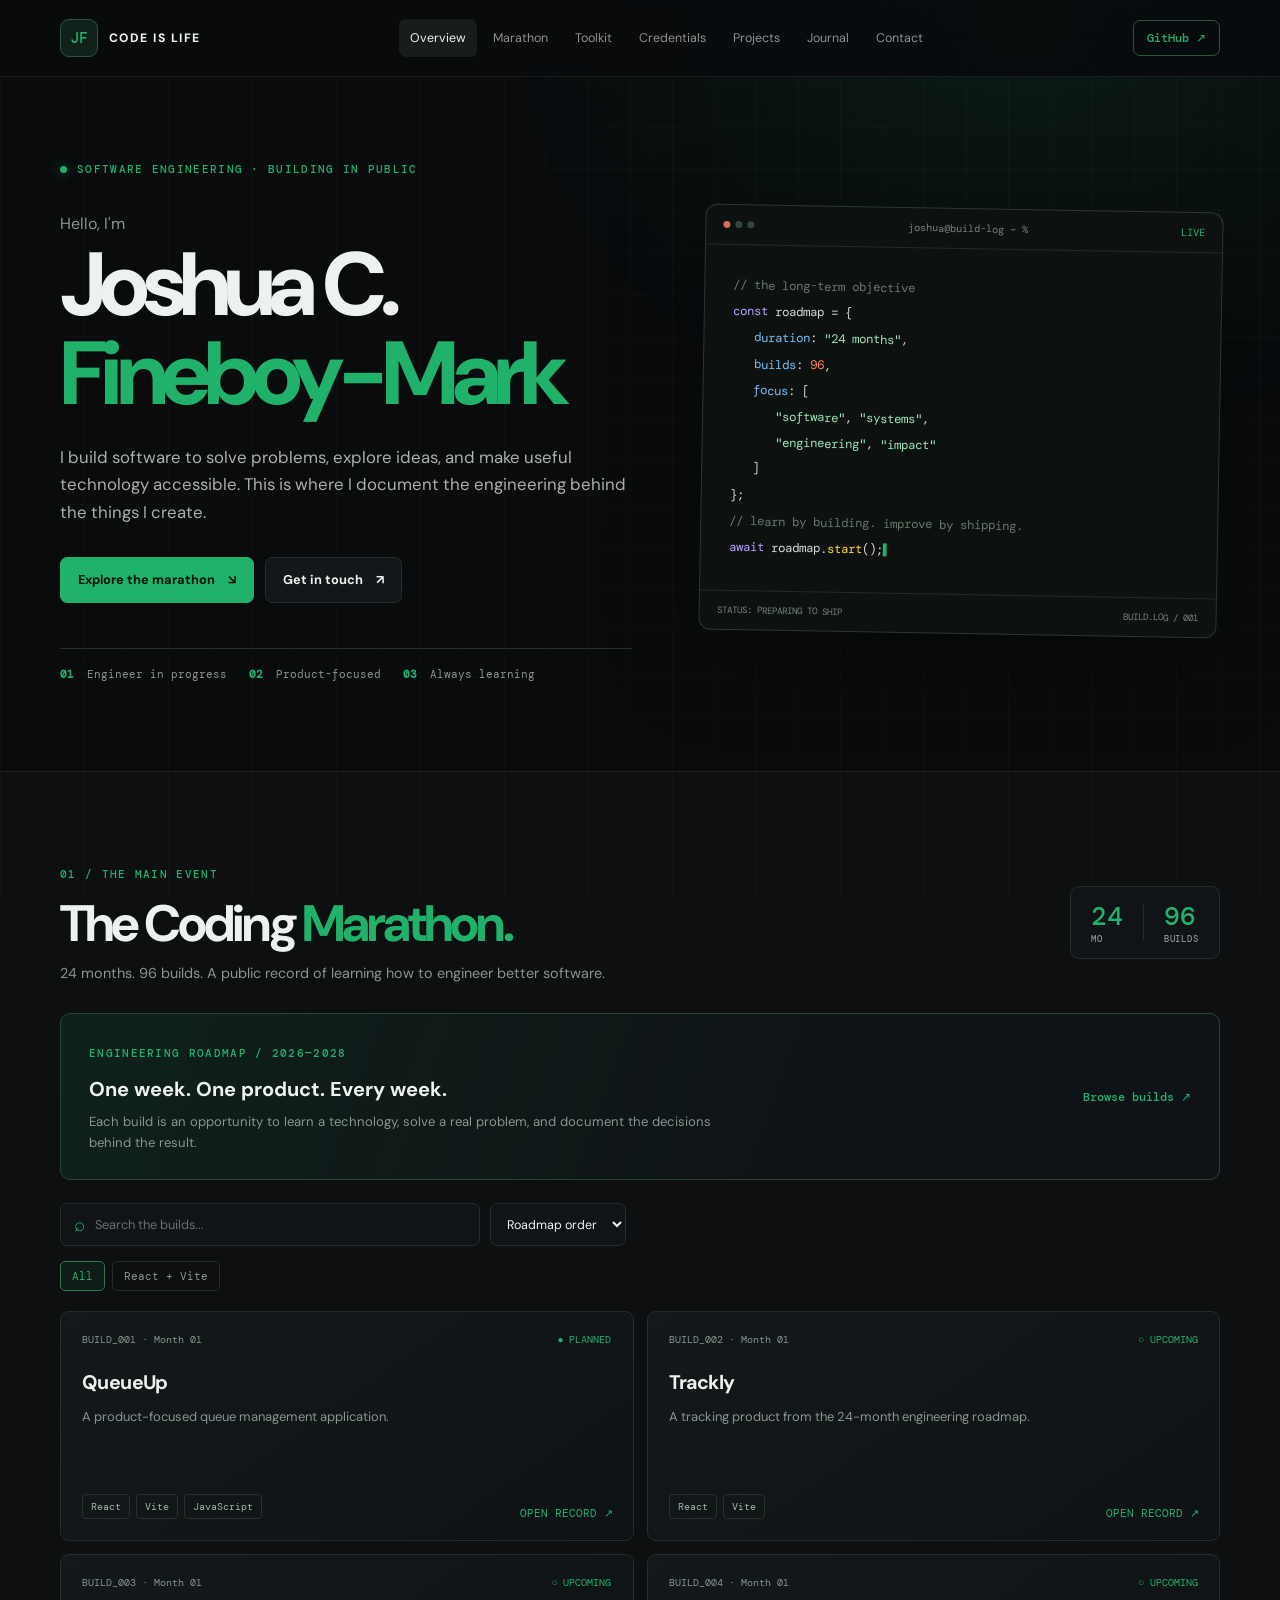
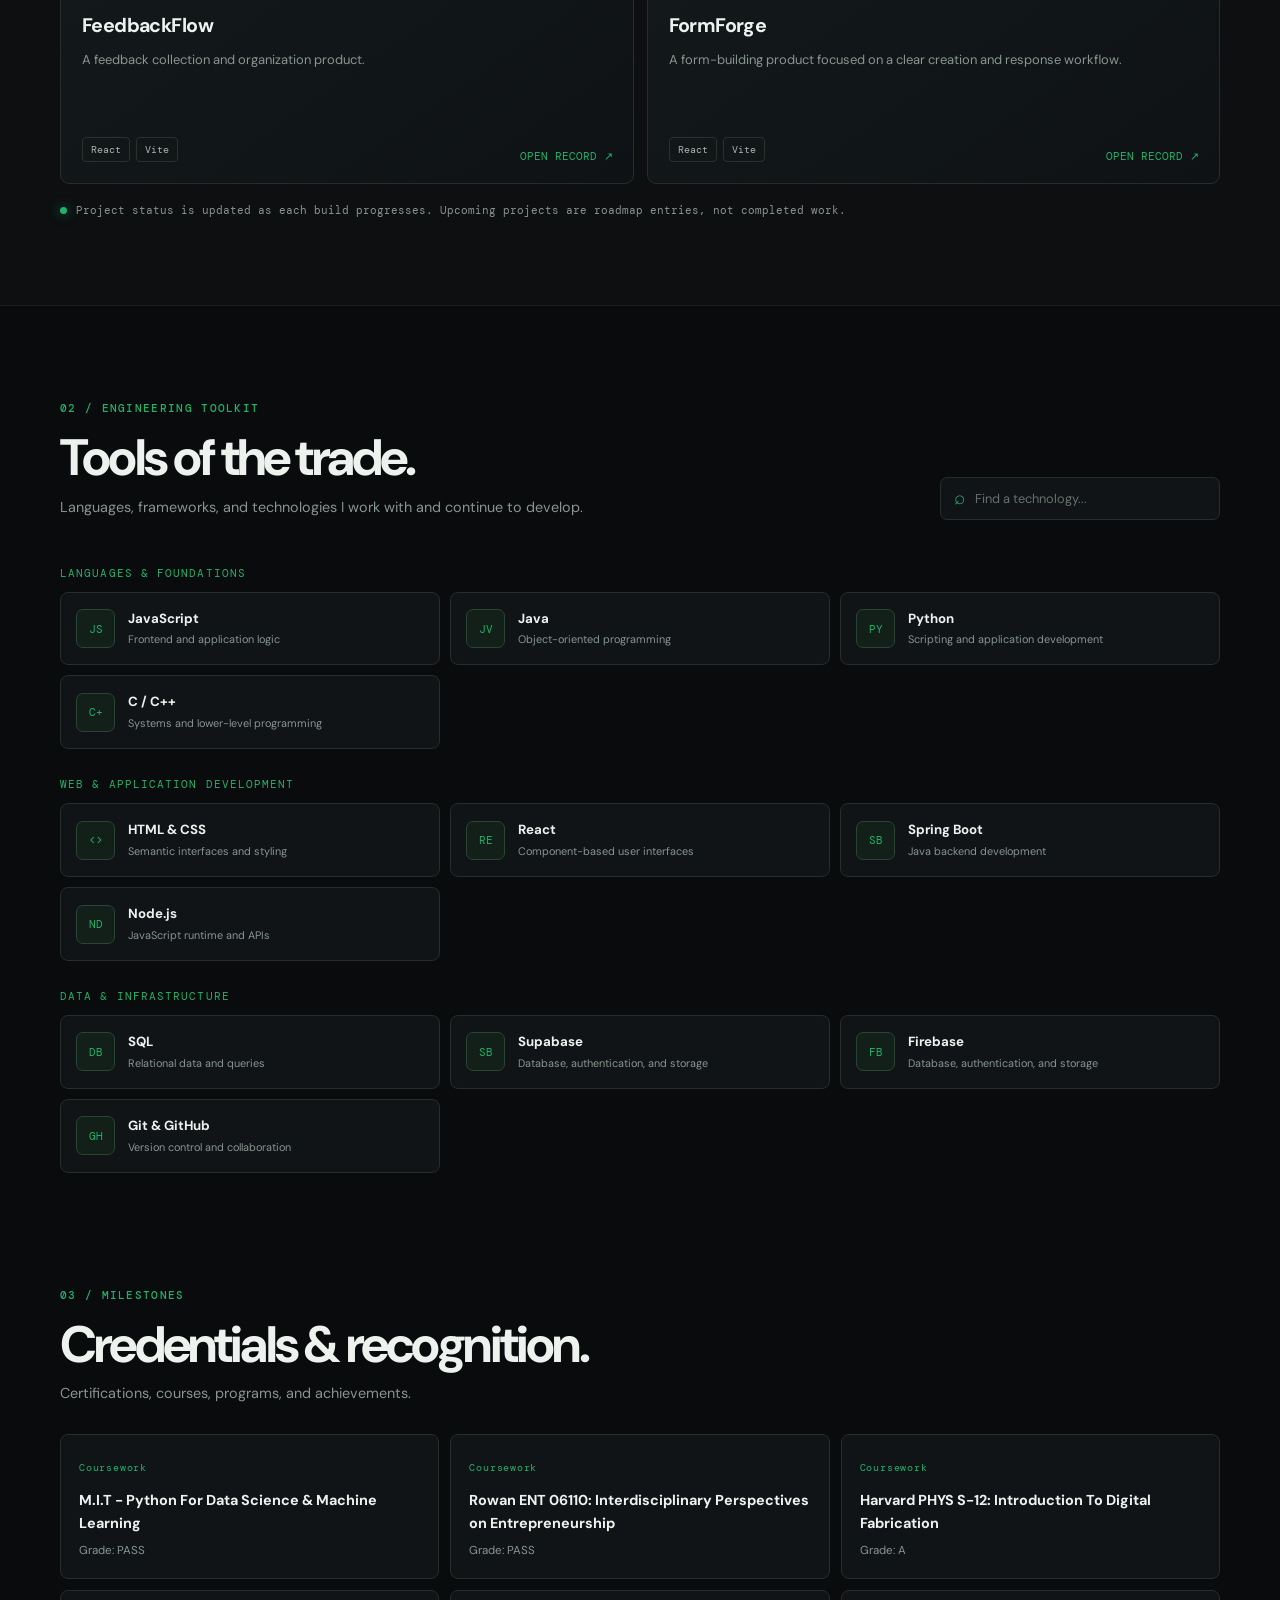
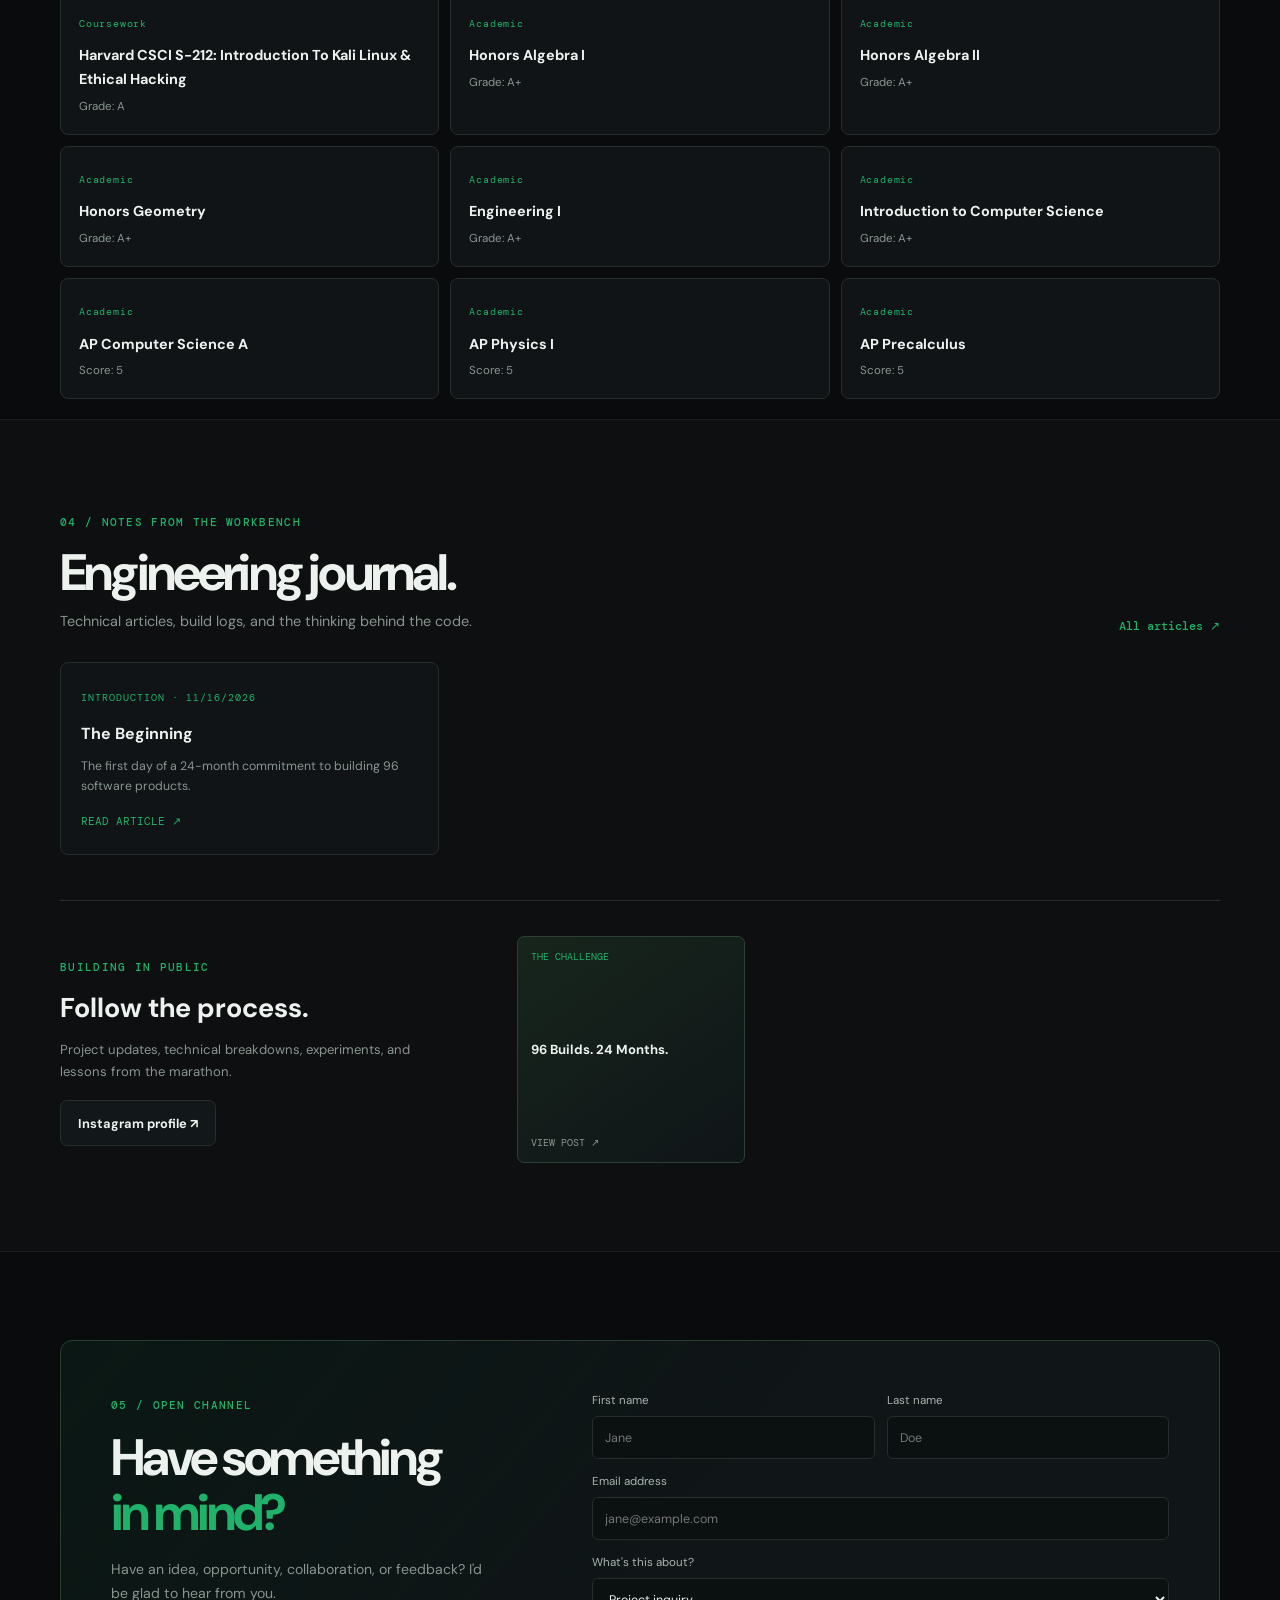
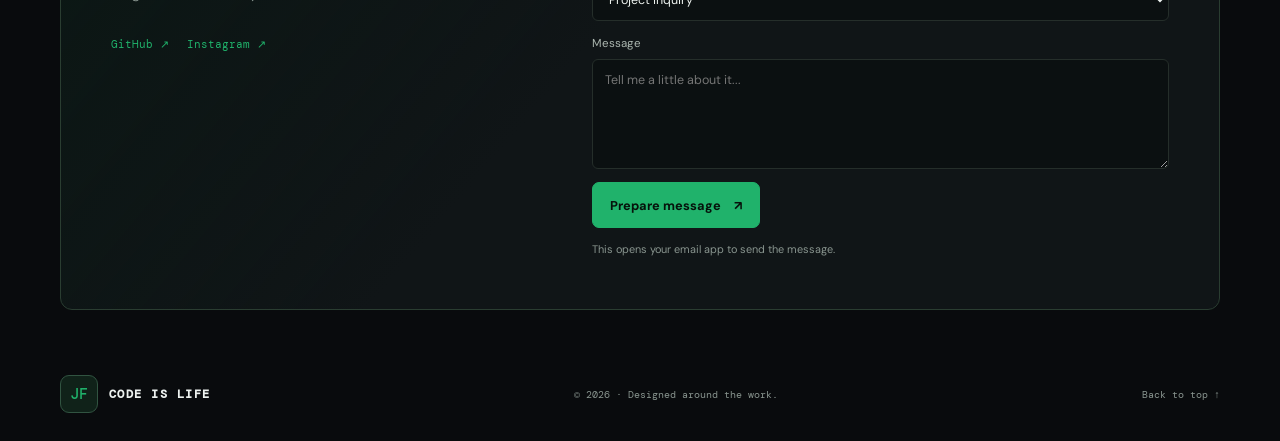
<file: index.html>
<!DOCTYPE html>
<html lang="en">

<head>
    <meta charset="UTF-8">
    <meta name="viewport" content="width=device-width, initial-scale=1.0">
    <meta name="description"
        content="Joshua C. Fineboy-Mark — software engineering portfolio, projects, build logs, and technical writing.">
    <meta name="theme-color" content="#090b0d">
    <title>Joshua C. Fineboy-Mark | Engineering Portfolio</title>
    <link rel="icon" href="assets/panda-origami-paper-svgrepo-com.svg">
    <link rel="stylesheet" href="assets/fonts.css">
    <link rel="stylesheet" href="pages/home/home.css">
</head>

<body>
    <div class="site-noise" aria-hidden="true"></div>
    <header class="site-header">
        <nav class="nav container" aria-label="Main navigation">
            <a class="brand" href="/index.html">
                <span class="brand-mark">JF</span>
                <span class="brand-name">CODE IS LIFE</span>
            </a>
            <button class="menu-toggle" id="menuToggle" aria-label="Toggle navigation" aria-expanded="false">☰</button>
            <div class="nav-links" id="navLinks">
                <a class="nav-link active" href="#home">Overview</a>
                <a class="nav-link" href="#marathon">Marathon</a>
                <a class="nav-link" href="#skills">Toolkit</a>
                <a class="nav-link" href="#credentials">Credentials</a>
                <a class="nav-link" href="projects.html">Projects</a>
                <a class="nav-link" href="#journal">Journal</a>
                <a class="nav-link" href="#contact">Contact</a>
            </div>
            <a class="nav-cta" href="https://github.com/jakey-techss" target="_blank" rel="noopener">GitHub ↗</a>
        </nav>
    </header>

    <main id="home">
        <section class="hero container">
            <div class="hero-copy">
                <div class="status-line"><span class="status-dot"></span> SOFTWARE ENGINEERING · BUILDING IN PUBLIC
                </div>
                <p class="hero-intro">Hello, I'm</p>
                <h1>Joshua C.<br><span>Fineboy-Mark</span></h1>
                <p class="hero-description">I build software to solve problems, explore ideas, and make useful
                    technology accessible. This is where I document the engineering behind the things I create.</p>
                <div class="hero-actions">
                    <a class="button button-primary" href="#marathon">Explore the marathon <span>↘</span></a>
                    <a class="button button-secondary" href="#contact">Get in touch <span>↗</span></a>
                </div>
                <div class="hero-meta">
                    <span><b>01</b> Engineer in progress</span>
                    <span><b>02</b> Product-focused</span>
                    <span><b>03</b> Always learning</span>
                </div>
            </div>
            <div class="hero-console">
                <div class="console-top"><span class="console-lights"><i></i><i></i><i></i></span><span>joshua@build-log
                        ~ %</span><span>LIVE</span></div>
                <div class="console-body">
                    <p class="console-comment">// the long-term objective</p>
                    <p><span class="syntax-purple">const</span> roadmap = {</p>
                    <p class="indent"><span class="syntax-blue">duration</span>: <span class="syntax-green">"24
                            months"</span>,</p>
                    <p class="indent"><span class="syntax-blue">builds</span>: <span class="syntax-orange">96</span>,
                    </p>
                    <p class="indent"><span class="syntax-blue">focus</span>: [</p>
                    <p class="indent2"><span class="syntax-green">"software"</span>, <span
                            class="syntax-green">"systems"</span>,</p>
                    <p class="indent2"><span class="syntax-green">"engineering"</span>, <span
                            class="syntax-green">"impact"</span></p>
                    <p class="indent">]</p>
                    <p>};</p>
                    <p class="console-comment">// learn by building. improve by shipping.</p>
                    <p><span class="syntax-purple">await</span> roadmap.<span class="syntax-yellow">start</span>();<span
                            class="cursor">▌</span></p>
                </div>
                <div class="console-footer"><span>STATUS: PREPARING TO SHIP</span><span>BUILD.LOG / 001</span></div>
            </div>
        </section>

        <section class="marathon-section section" id="marathon">
            <div class="container">
                <div class="section-heading section-heading-wide">
                    <div>
                        <span class="section-kicker">01 / THE MAIN EVENT</span>
                        <h2>The Coding <span>Marathon.</span></h2>
                        <p>24 months. 96 builds. A public record of learning how to engineer better software.</p>
                    </div>
                    <div class="marathon-counter">
                        <strong>24<span>MO</span></strong><i></i><strong>96<span>BUILDS</span></strong>
                    </div>
                </div>
                <div class="marathon-banner">
                    <div><span class="mini-label">ENGINEERING ROADMAP / 2026—2028</span>
                        <h3>One week. One product. Every week.</h3>
                        <p>Each build is an opportunity to learn a technology, solve a real problem, and document the
                            decisions behind the result.</p>
                    </div>
                    <a class="text-link" href="pages/thecodingmarathon/marathon.html">Browse builds <span>↗</span></a>
                </div>
                <div class="project-toolbar">
                    <label class="search-field"><span>⌕</span><input id="projectsSearch" type="search"
                            placeholder="Search the builds..." aria-label="Search projects"></label>
                    <select id="projectSort" aria-label="Sort projects">
                        <option value="roadmap">Roadmap order</option>
                        <option value="name">Name A–Z</option>
                    </select>
                </div>
                <div class="filter-pills" id="projectFilters" aria-label="Filter projects"></div>
                <div class="projects-grid" id="projectGrid"></div>
                <p class="section-footnote"><span class="status-dot"></span> Project status is updated as each build
                    progresses. Upcoming projects are roadmap entries, not completed work.</p>
            </div>
        </section>

        <section class="section container" id="skills">
            <div class="section-heading">
                <div><span class="section-kicker">02 / ENGINEERING TOOLKIT</span>
                    <h2>Tools of the trade.</h2>
                    <p>Languages, frameworks, and technologies I work with and continue to develop.</p>
                </div>
                <label class="search-field compact-search"><span>⌕</span><input id="skillsSearch" type="search"
                        placeholder="Find a technology..." aria-label="Search skills"></label>
            </div>
            <div class="skills-grid" id="skillsGrid"></div>
        </section>

        <section class="section container" id="credentials">
            <div class="section-heading">
                <div><span class="section-kicker">03 / MILESTONES</span>
                    <h2>Credentials & recognition.</h2>
                    <p>Certifications, courses, programs, and achievements.</p>
                </div>
            </div>
            <div class="credentials-grid" id="credentialsGrid"></div>
        </section>

        <section class="section journal-section" id="journal">
            <div class="container">
                <div class="section-heading">
                    <div><span class="section-kicker">04 / NOTES FROM THE WORKBENCH</span>
                        <h2>Engineering journal.</h2>
                        <p>Technical articles, build logs, and the thinking behind the code.</p>
                    </div><a class="text-link" href="journal.html">All articles ↗</a>
                </div>
                <div class="journal-grid" id="blogGrid"></div>
                <div class="social-strip">
                    <div class="social-copy"><span class="section-kicker">BUILDING IN PUBLIC</span>
                        <h3>Follow the process.</h3>
                        <p>Project updates, technical breakdowns, experiments, and lessons from the marathon.</p>
                        <a class="button button-secondary" id="instagramProfile"
                            href="https://www.instagram.com/cr3o.engineering/" target="_blank" rel="noopener">Instagram
                            profile ↗</a>
                    </div>
                    <div class="instagram-grid" id="instagramGrid"></div>
                </div>
            </div>
        </section>

        <section class="section container" id="contact">
            <div class="contact-card">
                <div class="contact-copy"><span class="section-kicker">05 / OPEN CHANNEL</span>
                    <h2>Have something<br><span>in mind?</span></h2>
                    <p>Have an idea, opportunity, collaboration, or feedback? I'd be glad to hear from you.</p>
                    <div class="contact-links"><a href="https://github.com/jakey-techss" target="_blank"
                            rel="noopener">GitHub ↗</a><a href="https://www.instagram.com/cr3o.engineering/"
                            target="_blank" rel="noopener">Instagram ↗</a></div>
                </div>
                <form id="contactForm" class="contact-form">
                    <div class="form-row"><label>First name<input name="firstName" type="text" placeholder="Jane"
                                required></label><label>Last name<input name="lastName" type="text" placeholder="Doe"
                                required></label></div>
                    <label>Email address<input name="email" type="email" placeholder="jane@example.com"
                            required></label>
                    <label>What's this about?<select name="reason">
                            <option>Project inquiry</option>
                            <option>Opportunity</option>
                            <option>Collaboration</option>
                            <option>Feedback</option>
                            <option>Other</option>
                        </select></label>
                    <label>Message<textarea name="message" placeholder="Tell me a little about it..."
                            required></textarea></label>
                    <button class="button button-primary" type="submit">Prepare message <span>↗</span></button>
                    <p class="form-status" id="formStatus" role="status">This opens your email app to send the message.
                    </p>
                </form>
            </div>
        </section>
    </main>

    <footer class="footer container"><a class="brand" href="#home"><span class="brand-mark">JF</span><span
                class="brand-name">CODE IS LIFE</span></a><span>© <span id="year"></span> · Designed
            around the work.</span><a href="#home">Back to top ↑</a></footer>

    <dialog class="project-dialog" id="projectDialog">
        <button class="dialog-close" id="dialogClose" aria-label="Close project details">×</button>
        <div id="projectDialogContent"></div>
    </dialog>
    <script src="pages/home/home.js"></script>
</body>

</html>
</file>
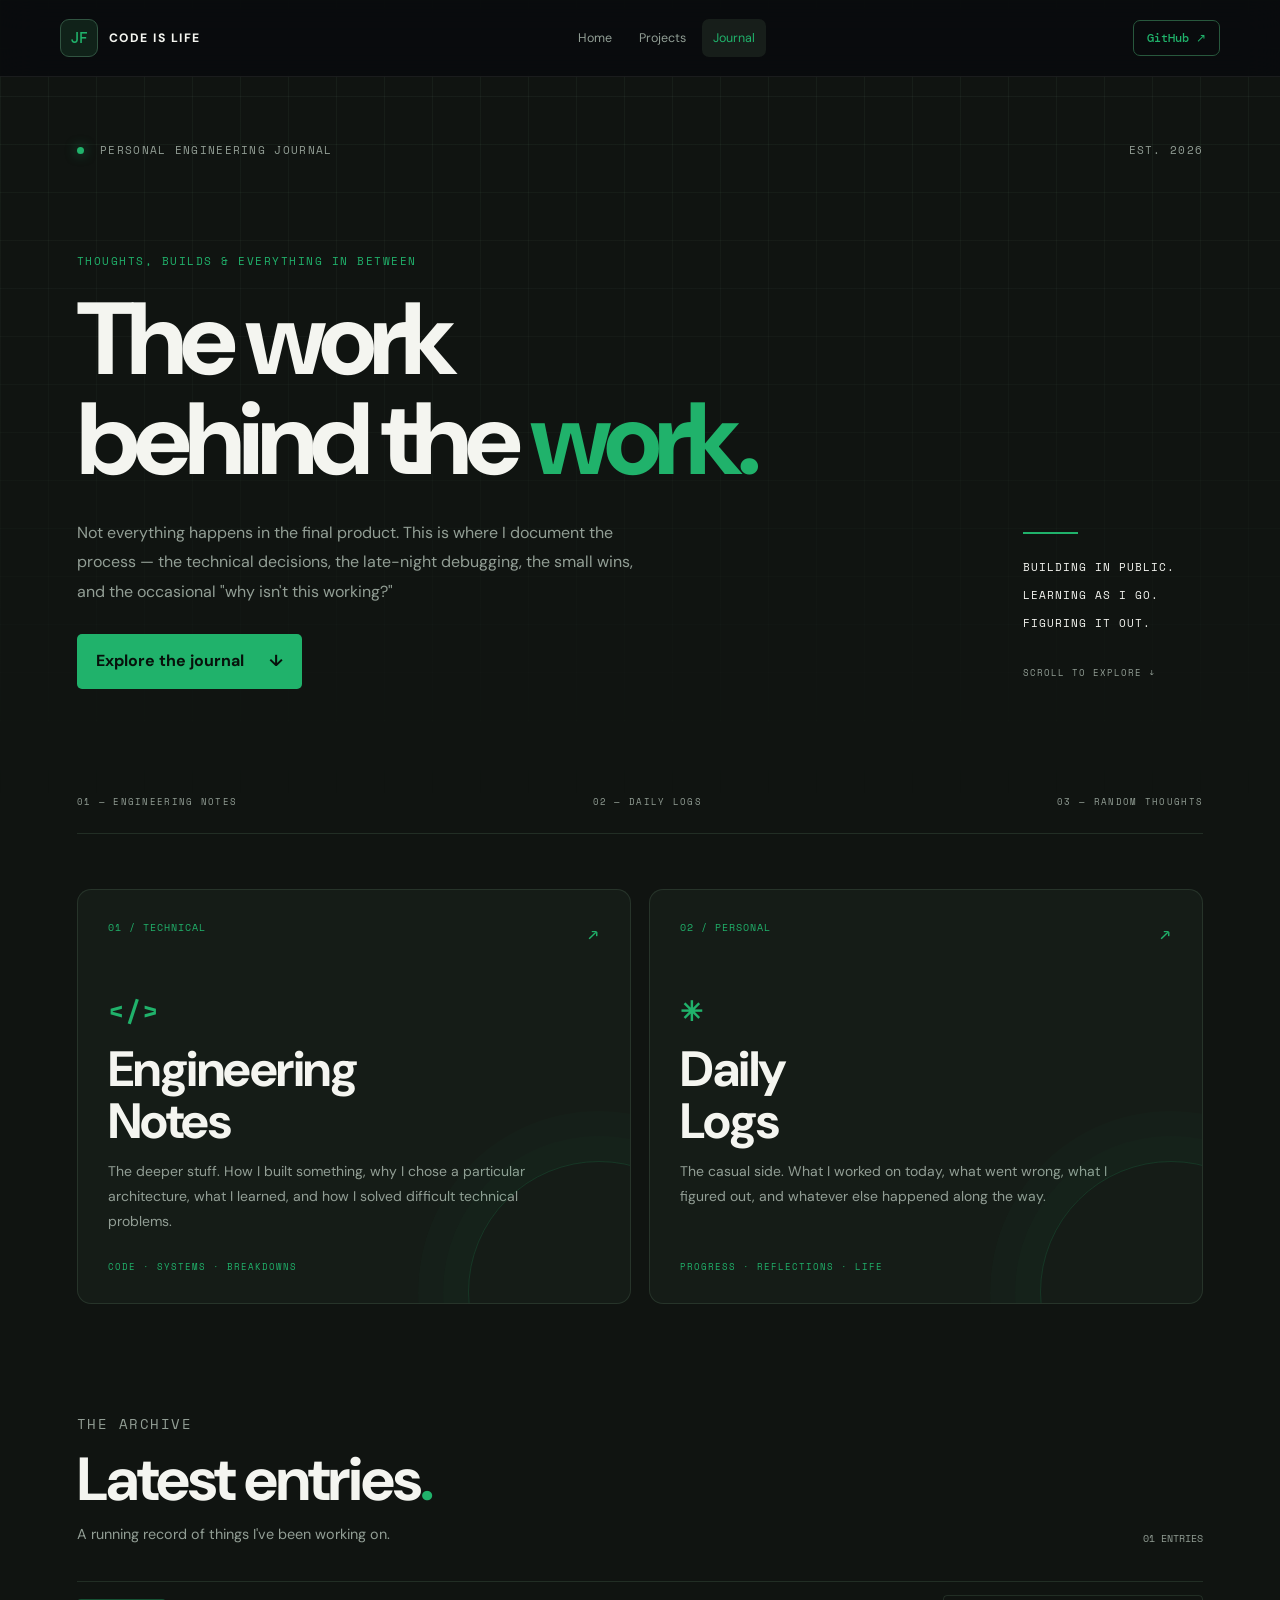
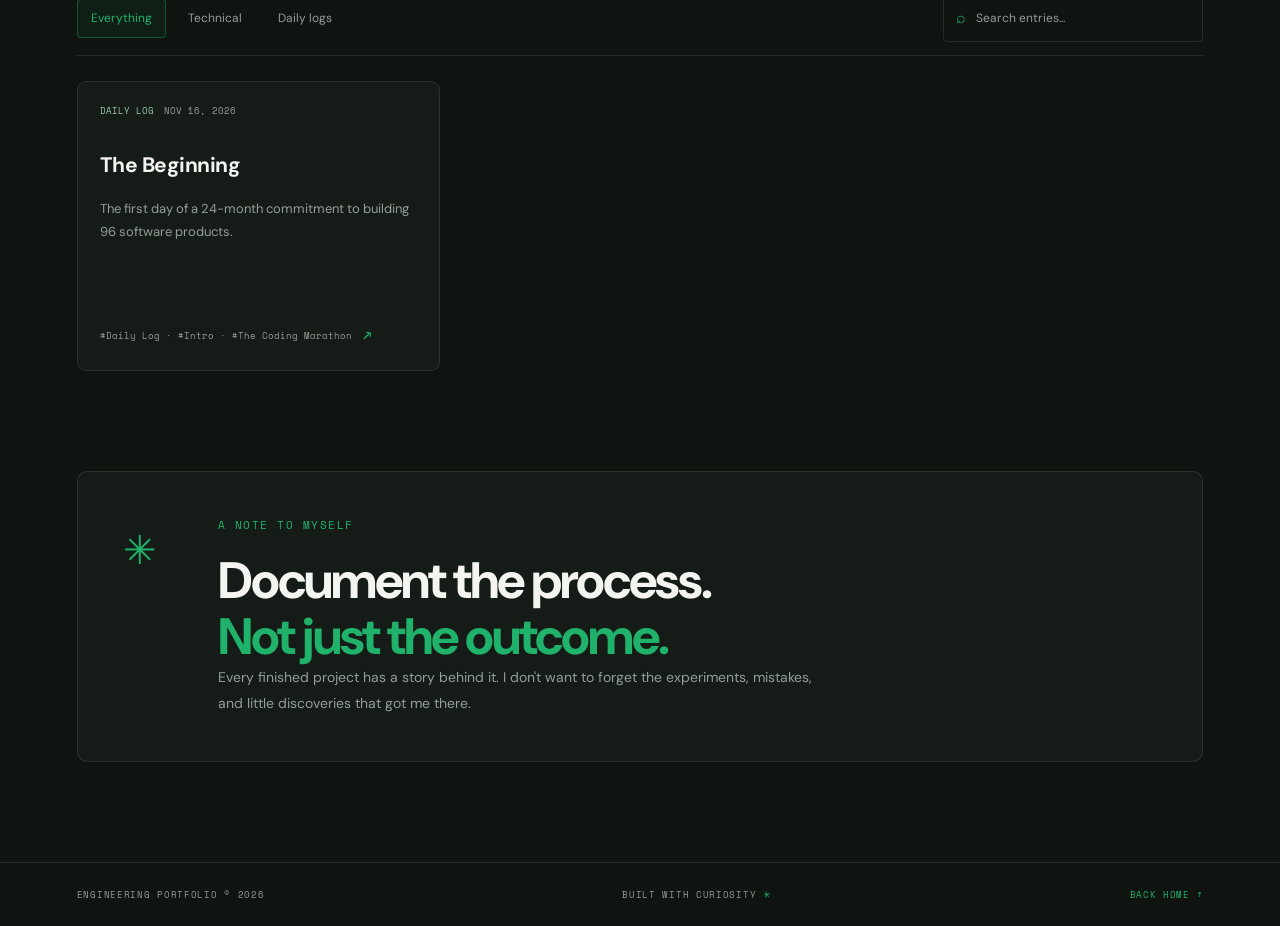
<file: journal.html>
<!DOCTYPE html>
<html lang="en">
<head>
    <meta charset="UTF-8">
    <meta name="viewport" content="width=device-width, initial-scale=1.0">
    <meta name="description" content="Engineering notes, daily build logs, experiments, and thoughts.">
    <title>Journal | Engineering Portfolio</title>
    <link rel="icon" href="assets/panda-origami-paper-svgrepo-com.svg">
    <link rel="preconnect" href="https://fonts.googleapis.com">
    <link rel="preconnect" href="https://fonts.gstatic.com" crossorigin>
    <link href="https://fonts.googleapis.com/css2?family=DM+Sans:wght@400;500;600;700;800&family=Space+Mono:wght@400;700&display=swap" rel="stylesheet">
    <link rel="stylesheet" href="pages/home/home.css">
    <link rel="stylesheet" href="pages/journal/journal.css">
    <link rel="stylesheet" href="global.css">
</head>
<body>

    <header class="site-header">
        <nav class="nav container" aria-label="Main navigation">
            <a class="brand" href="/index.html">
                <span class="brand-mark">JF</span>
                <span class="brand-name">CODE IS LIFE</span>
            </a>
            <button class="menu-toggle" id="menuToggle" aria-label="Toggle navigation" aria-expanded="false">☰</button>
            <div class="nav-links" id="navLinks">
                <a class="nav-link" href="index.html">Home</a>
                <a class="nav-link" href="projects.html">Projects</a>
                <a class="nav-link active " href="#journal">Journal</a>
            </div>
            <a class="nav-cta" href="https://github.com/jakey-techss" target="_blank" rel="noopener">GitHub ↗</a>
        </nav>
    </header>

    <main class="journal-page">

        <section class="journal-hero">
            <div class="hero-topline">
                <span><i class="status-dot"></i> PERSONAL ENGINEERING JOURNAL</span>
                <span>EST. 2026</span>
            </div>

            <div class="hero-content">
                <div>
                    <p class="eyebrow">THOUGHTS, BUILDS & EVERYTHING IN BETWEEN</p>
                    <h1>The work<br>behind the <span>work.</span></h1>
                    <p class="hero-description">
                        Not everything happens in the final product.
                        This is where I document the process — the technical
                        decisions, the late-night debugging, the small wins,
                        and the occasional "why isn't this working?"
                    </p>

                    <a href="#journal-feed" class="hero-button">
                        Explore the journal <span>↓</span>
                    </a>
                </div>

                <div class="hero-side-note">
                    <div class="side-note-line"></div>
                    <p>BUILDING IN PUBLIC.</p>
                    <p>LEARNING AS I GO.</p>
                    <p>FIGURING IT OUT.</p>
                    <span>SCROLL TO EXPLORE ↓</span>
                </div>
            </div>

            <div class="hero-bottom">
                <span>01 — ENGINEERING NOTES</span>
                <span>02 — DAILY LOGS</span>
                <span>03 — RANDOM THOUGHTS</span>
            </div>
        </section>

        <section class="journal-types" aria-label="Journal categories">
            <button class="journal-type-card technical-type" data-filter="technical">
                <div class="type-top">
                    <span>01 / TECHNICAL</span>
                    <span class="type-arrow">↗</span>
                </div>
                <div class="type-icon">&lt;/&gt;</div>
                <h2>Engineering<br>Notes</h2>
                <p>
                    The deeper stuff. How I built something, why I chose
                    a particular architecture, what I learned, and how
                    I solved difficult technical problems.
                </p>
                <span class="type-footer">CODE · SYSTEMS · BREAKDOWNS</span>
            </button>

            <button class="journal-type-card daily-type" data-filter="daily">
                <div class="type-top">
                    <span>02 / PERSONAL</span>
                    <span class="type-arrow">↗</span>
                </div>
                <div class="type-icon">✳</div>
                <h2>Daily<br>Logs</h2>
                <p>
                    The casual side. What I worked on today, what went
                    wrong, what I figured out, and whatever else happened
                    along the way.
                </p>
                <span class="type-footer">PROGRESS · REFLECTIONS · LIFE</span>
            </button>
        </section>

        <section class="journal-feed-section" id="journal-feed">
            <div class="section-heading">
                <div>
                    <p class="eyebrow">THE ARCHIVE</p>
                    <h2>Latest entries<span>.</span></h2>
                    <p class="section-description">
                        A running record of things I've been working on.
                    </p>
                </div>
                <div class="entry-count" id="entryCount">00 ENTRIES</div>
            </div>

            <div class="journal-toolbar">
                <div class="journal-filters">
                    <button class="filter-button active" data-filter="all">Everything</button>
                    <button class="filter-button" data-filter="technical">Technical</button>
                    <button class="filter-button" data-filter="daily">Daily logs</button>
                </div>

                <label class="journal-search">
                    <span>⌕</span>
                    <input id="journalSearch" type="search" placeholder="Search entries...">
                </label>
            </div>

            <div class="journal-grid" id="journalGrid">
                <!-- Entries are rendered from data/journal.js -->
            </div>

            <div class="empty-state" id="emptyState" hidden>
                <span>∅</span>
                <h3>No entries found.</h3>
                <p>Try another search or category.</p>
            </div>
        </section>

        <section class="journal-note">
            <div class="note-symbol">✳</div>
            <div>
                <p class="eyebrow">A NOTE TO MYSELF</p>
                <h2>Document the process.<br><span>Not just the outcome.</span></h2>
                <p>
                    Every finished project has a story behind it.
                    I don't want to forget the experiments, mistakes,
                    and little discoveries that got me there.
                </p>
            </div>
        </section>

    </main>

    <footer class="site-footer">
        <span>ENGINEERING PORTFOLIO © 2026</span>
        <span>BUILT WITH CURIOSITY <span class="footer-green">✳</span></span>
        <a href="index.html">BACK HOME ↑</a>
    </footer>

    <div class="article-overlay" id="articleOverlay" aria-hidden="true">
        <article class="article-reader">
            <button class="reader-close" id="readerClose" aria-label="Close article">×</button>
            <div id="articleContent"></div>
        </article>
    </div>

    <script src="data/journal.js"></script>
    <script src="pages/journal/journal.js"></script>
</body>
</html>
</file>
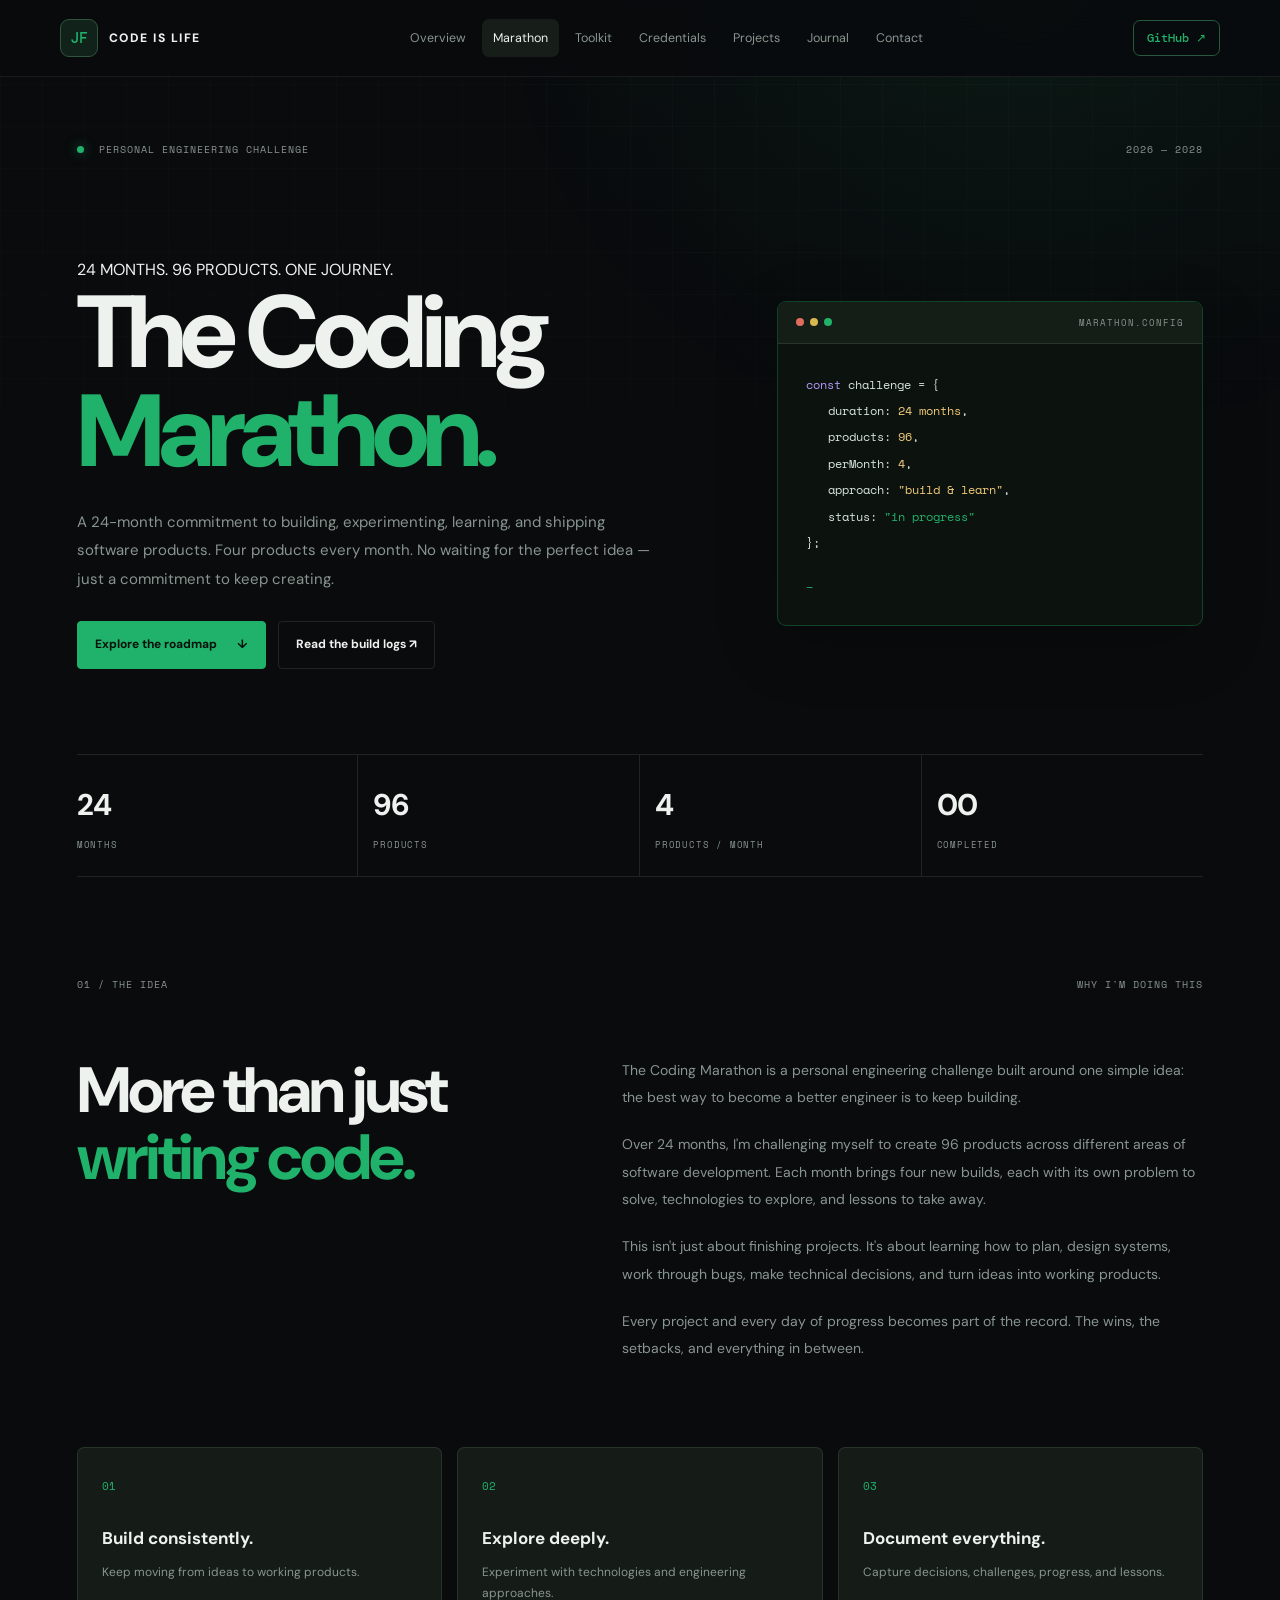
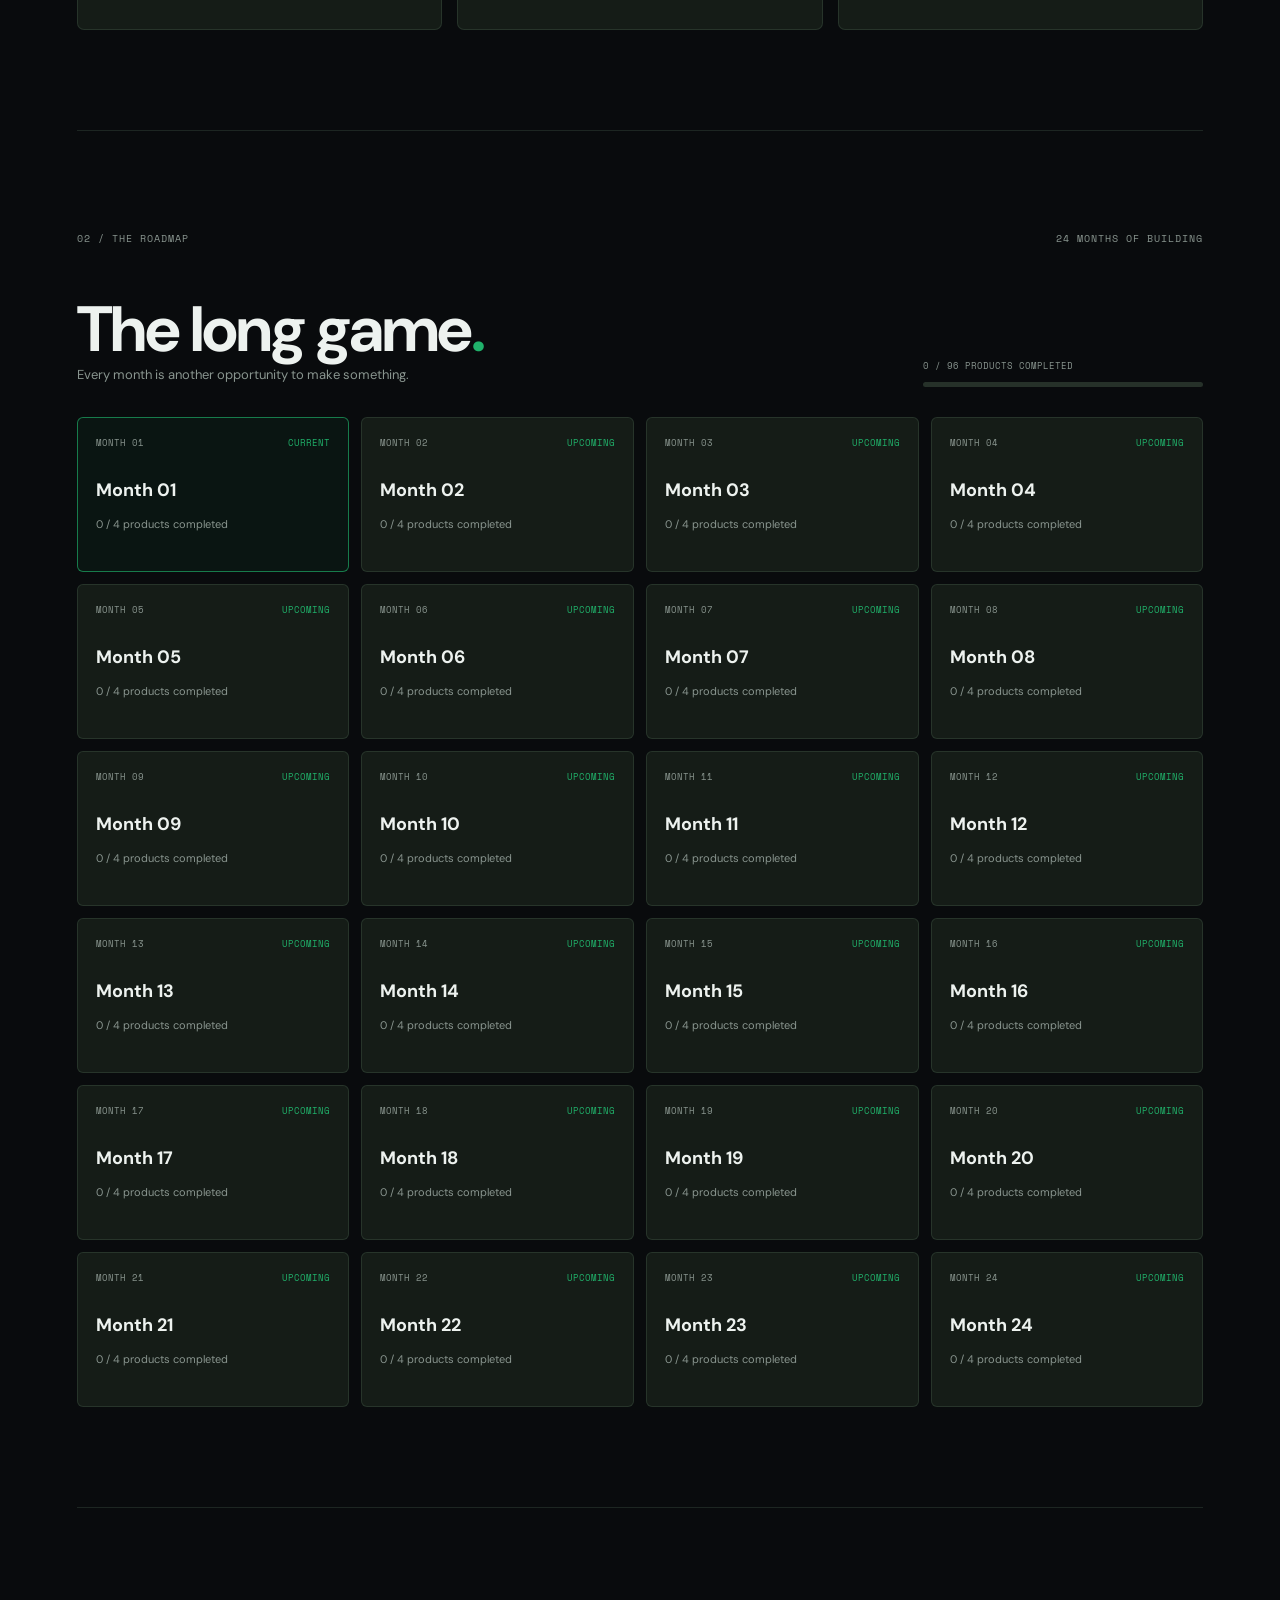
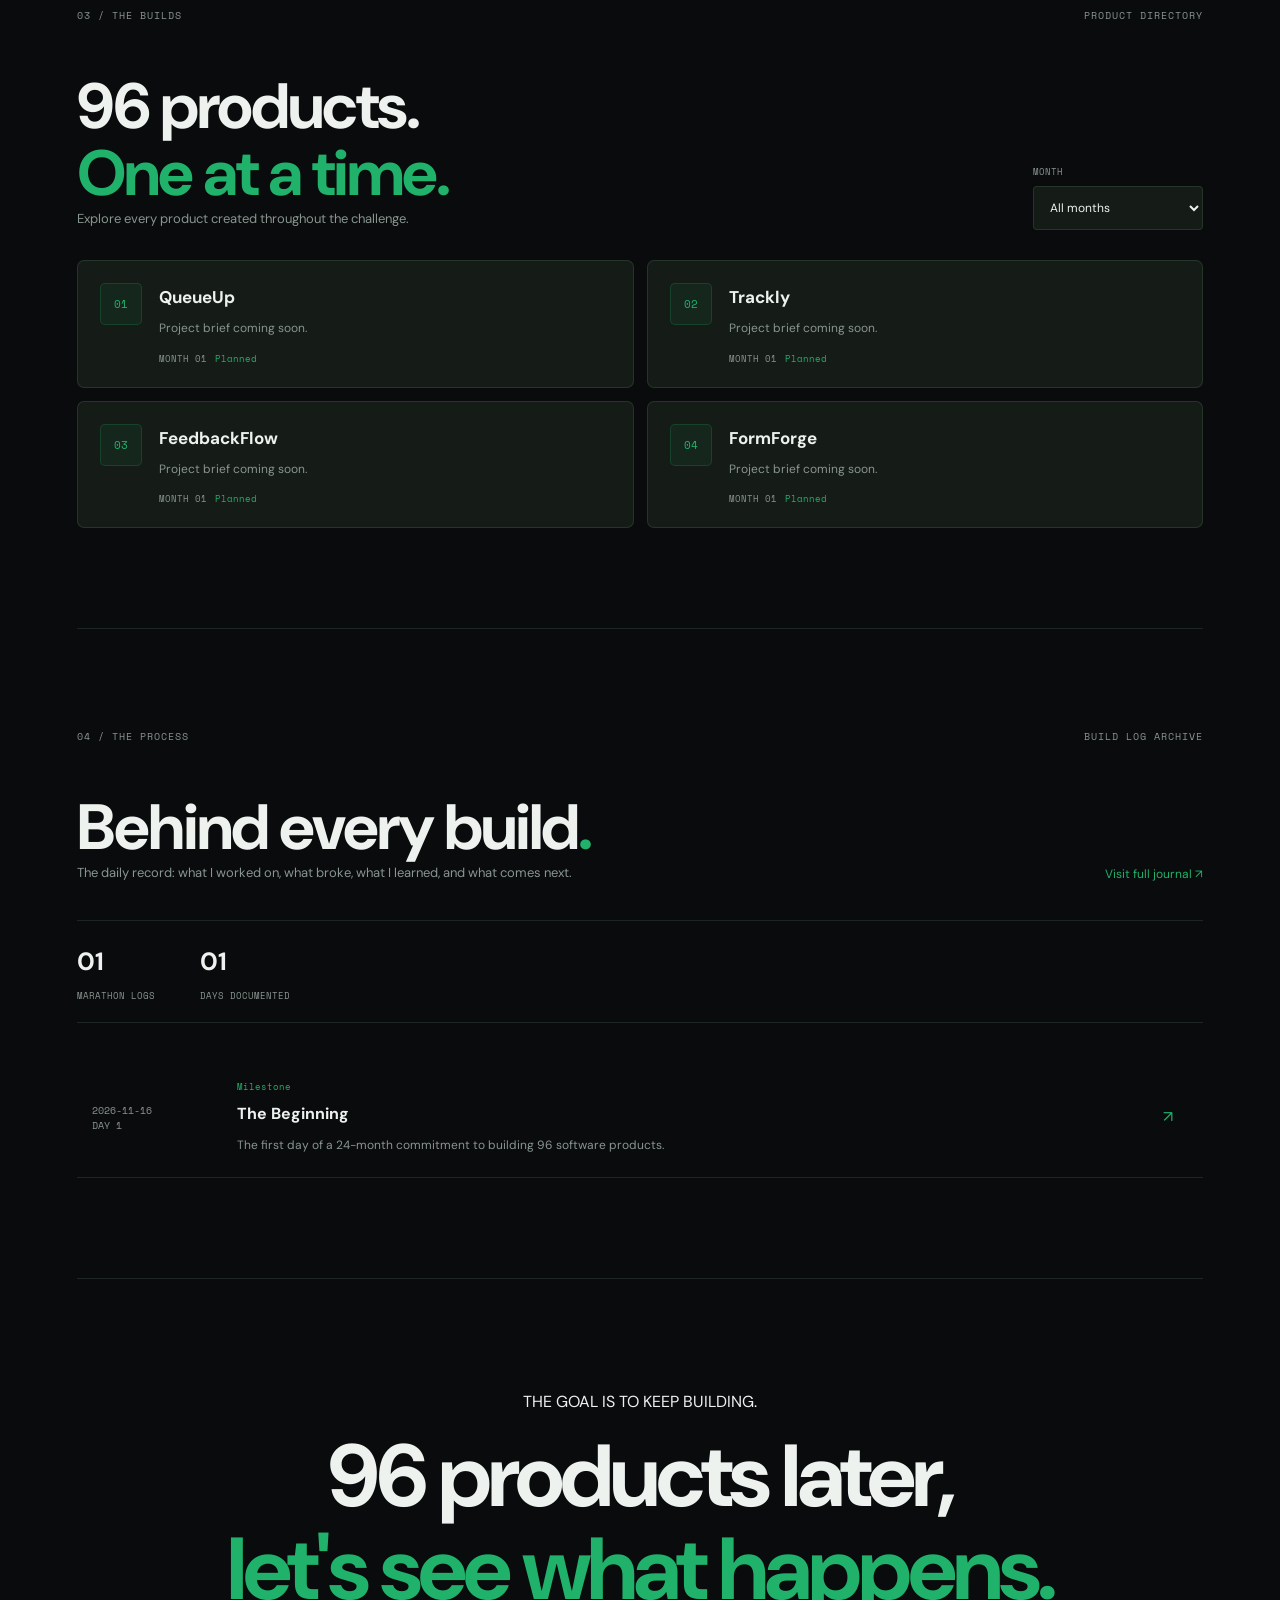
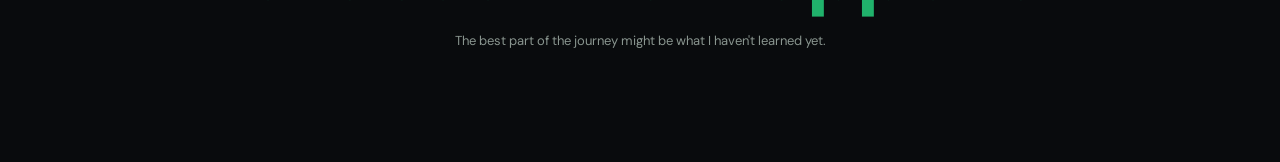
<file: pages/thecodingmarathon/marathon.html>
<!DOCTYPE html>
<html lang="en">

<head>
    <meta charset="UTF-8">
    <meta name="viewport" content="width=device-width, initial-scale=1.0">
    <meta name="description" content="Follow a 24-month engineering challenge to build 96 software products.">
    <title>The Coding Marathon | Engineering Portfolio</title>
    <link rel="icon" href="/assets/panda-origami-paper-svgrepo-com.svg">
    <link rel="preconnect" href="https://fonts.googleapis.com">
    <link rel="preconnect" href="https://fonts.gstatic.com" crossorigin>
    <link
        href="https://fonts.googleapis.com/css2?family=DM+Sans:wght@400;500;600;700;800&family=Space+Mono:wght@400;700&display=swap"
        rel="stylesheet">


    <link rel="stylesheet" href="/global.css">
    <link rel="stylesheet" href="/pages/home/home.css">
    <link rel="stylesheet" href="marathon.css">
</head>

<body>

    <header class="site-header">
        <nav class="nav container" aria-label="Main navigation">
            <a class="brand" href="/index.html">
                <span class="brand-mark">JF</span>
                <span class="brand-name">CODE IS LIFE</span>
            </a>
            <button class="menu-toggle" id="menuToggle" aria-label="Toggle navigation" aria-expanded="false">☰</button>
            <div class="nav-links" id="navLinks">
                <a class="nav-link" href="/index.html">Overview</a>
                <a class="nav-link active" href="#marathon">Marathon</a>
                <a class="nav-link" href="/index.html#skills">Toolkit</a>
                <a class="nav-link" href="/index.html#credentials">Credentials</a>
                <a class="nav-link" href="/projects.html">Projects</a>
                <a class="nav-link" href="/journal.html">Journal</a>
                <a class="nav-link" href="/index.html#contact">Contact</a>
            </div>
            <a class="nav-cta" href="https://github.com/jakey-techss" target="_blank" rel="noopener">GitHub ↗</a>
        </nav>
    </header>

    <main class="marathon-page">

        <!-- HERO -->
        <section class="marathon-hero">
            <div class="marathon-kicker">
                <span><i class="status-dot"></i> PERSONAL ENGINEERING CHALLENGE</span>
                <span>2026 — 2028</span>
            </div>

            <div class="marathon-hero-content">
                <div>
                    <p class="eyebrow">24 MONTHS. 96 PRODUCTS. ONE JOURNEY.</p>

                    <h1>
                        The Coding<br>
                        <span>Marathon.</span>
                    </h1>

                    <p class="marathon-intro">
                        A 24-month commitment to building, experimenting,
                        learning, and shipping software products. Four
                        products every month. No waiting for the perfect
                        idea — just a commitment to keep creating.
                    </p>

                    <div class="marathon-hero-actions">
                        <a href="#roadmap" class="marathon-primary-button">
                            Explore the roadmap <span>↓</span>
                        </a>
                        <a href="#build-logs" class="marathon-secondary-button">
                            Read the build logs ↗
                        </a>
                    </div>
                </div>

                <div class="marathon-terminal">
                    <div class="terminal-top">
                        <div class="terminal-dots">
                            <i></i><i></i><i></i>
                        </div>
                        <span>MARATHON.CONFIG</span>
                    </div>

                    <div class="terminal-content">
                        <p><span>const</span> challenge = {</p>
                        <div class="terminal-indent">
                            <p>duration: <b>24 months</b>,</p>
                            <p>products: <b>96</b>,</p>
                            <p>perMonth: <b>4</b>,</p>
                            <p>approach: <b>"build & learn"</b>,</p>
                            <p>status: <b class="terminal-green">"in progress"</b></p>
                        </div>
                        <p>};</p>
                        <div class="terminal-cursor">_</div>
                    </div>
                </div>
            </div>

            <div class="marathon-stats">
                <div>
                    <strong>24</strong>
                    <span>MONTHS</span>
                </div>
                <div>
                    <strong>96</strong>
                    <span>PRODUCTS</span>
                </div>
                <div>
                    <strong>4</strong>
                    <span>PRODUCTS / MONTH</span>
                </div>
                <div>
                    <strong id="completedCount">00</strong>
                    <span>COMPLETED</span>
                </div>
            </div>
        </section>

        <!-- ABOUT -->
        <section class="marathon-about" id="about-marathon">
            <div class="marathon-section-label">
                <span>01 / THE IDEA</span>
                <span>WHY I'M DOING THIS</span>
            </div>

            <div class="about-grid">
                <div>
                    <h2>More than just<br><span>writing code.</span></h2>
                </div>

                <div class="about-copy">
                    <p>
                        The Coding Marathon is a personal engineering
                        challenge built around one simple idea: the best
                        way to become a better engineer is to keep building.
                    </p>

                    <p>
                        Over 24 months, I'm challenging myself to create
                        96 products across different areas of software
                        development. Each month brings four new builds,
                        each with its own problem to solve, technologies
                        to explore, and lessons to take away.
                    </p>

                    <p>
                        This isn't just about finishing projects. It's
                        about learning how to plan, design systems,
                        work through bugs, make technical decisions,
                        and turn ideas into working products.
                    </p>

                    <p>
                        Every project and every day of progress becomes
                        part of the record. The wins, the setbacks,
                        and everything in between.
                    </p>
                </div>
            </div>

            <div class="marathon-principles">
                <div>
                    <span>01</span>
                    <h3>Build consistently.</h3>
                    <p>Keep moving from ideas to working products.</p>
                </div>
                <div>
                    <span>02</span>
                    <h3>Explore deeply.</h3>
                    <p>Experiment with technologies and engineering approaches.</p>
                </div>
                <div>
                    <span>03</span>
                    <h3>Document everything.</h3>
                    <p>Capture decisions, challenges, progress, and lessons.</p>
                </div>
            </div>
        </section>

        <!-- ROADMAP -->
        <section class="marathon-roadmap" id="roadmap">
            <div class="marathon-section-label">
                <span>02 / THE ROADMAP</span>
                <span>24 MONTHS OF BUILDING</span>
            </div>

            <div class="roadmap-heading">
                <div>
                    <h2>The long game<span>.</span></h2>
                    <p>Every month is another opportunity to make something.</p>
                </div>

                <div class="roadmap-progress">
                    <span id="roadmapProgressText">0 / 96 PRODUCTS COMPLETED</span>
                    <div class="progress-track">
                        <div id="roadmapProgressBar"></div>
                    </div>
                </div>
            </div>

            <div class="roadmap-grid" id="roadmapGrid">
                <!-- Generated from marathon.js -->
            </div>
        </section>

        <!-- PROJECTS -->
        <section class="marathon-projects" id="marathon-projects">
            <div class="marathon-section-label">
                <span>03 / THE BUILDS</span>
                <span>PRODUCT DIRECTORY</span>
            </div>

            <div class="marathon-section-heading">
                <div>
                    <h2>96 products.<br><span>One at a time.</span></h2>
                    <p>Explore every product created throughout the challenge.</p>
                </div>

                <div class="project-filter">
                    <label for="monthFilter">MONTH</label>
                    <select id="monthFilter">
                        <option value="all">All months</option>
                    </select>
                </div>
            </div>

            <div class="marathon-product-grid" id="marathonProductGrid">
                <!-- Generated from marathon.js -->
            </div>
        </section>

        <!-- BUILD LOGS -->
        <section class="marathon-logs" id="build-logs">
            <div class="marathon-section-label">
                <span>04 / THE PROCESS</span>
                <span>BUILD LOG ARCHIVE</span>
            </div>

            <div class="marathon-section-heading">
                <div>
                    <h2>Behind every build<span>.</span></h2>
                    <p>
                        The daily record: what I worked on, what broke,
                        what I learned, and what comes next.
                    </p>
                </div>

                <a href="/journal.html" class="all-journal-link">
                    Visit full journal ↗
                </a>
            </div>

            <div class="log-summary">
                <div>
                    <strong id="logCount">00</strong>
                    <span>MARATHON LOGS</span>
                </div>
                <div>
                    <strong id="logDays">00</strong>
                    <span>DAYS DOCUMENTED</span>
                </div>
            </div>

            <div class="marathon-log-list" id="marathonLogList">
                <!-- Generated from journal entries -->
            </div>

            <div class="logs-empty" id="logsEmpty" hidden>
                <span>✳</span>
                <h3>The first entry is waiting to be written.</h3>
                <p>
                    Once you publish a journal entry and mark it as part
                    of The Coding Marathon, it will appear here.
                </p>
                <a href="journal.html">Open the journal ↗</a>
            </div>
        </section>

        <!-- CLOSING -->
        <section class="marathon-closing">
            <p class="eyebrow">THE GOAL IS TO KEEP BUILDING.</p>
            <h2>96 products later,<br><span>let's see what happens.</span></h2>
            <p>The best part of the journey might be what I haven't learned yet.</p>
        </section>

    </main>



    <div class="marathon-log-modal" id="marathonLogModal">
        <div class="marathon-log-modal-content">
            <button id="closeMarathonLog" type="button" aria-label="Close log">
                &times;
            </button>

            <div id="marathonLogMeta"></div>
            <h2 id="marathonLogTitle"></h2>
            <div id="marathonLogBody"></div>
        </div>
    </div>
    <script src="marathon.js"></script>
    <script src="/data/marathon-logs.js"></script>
    <script src="/data/marathon.js"></script>
</body>

</html>
</file>
<file: assets/fonts.css>
@import url('https://fonts.googleapis.com/css2?family=Share+Tech&family=Unlock&display=swap');
</file>
<file: pages/home/home.css>
@import url('https://fonts.googleapis.com/css2?family=DM+Mono:wght@400;500&family=DM+Sans:wght@400;500;600;700;800&display=swap');

:root {
    --bg: #090b0d;
    --panel: #101417;
    --panel2: #141a1e;
    --text: #edf2ef;
    --muted: #89958f;
    --line: #252e2a;
    --accent: #20b26b;
    --accent2: #b8f3d2;
    --yellow: #ffd84d;
    --blue: #75bdf4;
    --purple: #b8a1ff;
    --orange: #ff815f;
    --container: 1160px;
    --radius: 16px;
    --mono: "DM Mono", monospace;
    --sans: "DM Sans", Arial, sans-serif
}

* {
    box-sizing: border-box;
    margin: 0;
    padding: 0
}

html {
    scroll-behavior: smooth;
    scroll-padding-top: 90px
}

body {
    background: var(--bg);
    color: var(--text);
    font-family: var(--sans);
    line-height: 1.65;
    overflow-x: hidden
}

body:before {
    content: "";
    position: fixed;
    inset: 0;
    pointer-events: none;
    z-index: -1;
    background: radial-gradient(ellipse at 80% 0%, rgba(32, 178, 107, .09), transparent 36%), linear-gradient(rgba(255, 255, 255, .018) 1px, transparent 1px), linear-gradient(90deg, rgba(255, 255, 255, .018) 1px, transparent 1px);
    background-size: auto, 42px 42px, 42px 42px
}

a {
    color: inherit;
    text-decoration: none
}

button,
input,
select,
textarea {
    font: inherit
}

button,
a {
    -webkit-tap-highlight-color: transparent
}

::selection {
    background: var(--accent);
    color: #06110b
}

.container {
    width: min(calc(100% - 44px), var(--container));
    margin-inline: auto
}

.site-header {
    position: sticky;
    top: 0;
    z-index: 20;
    border-bottom: 1px solid rgba(255, 255, 255, .07);
    background: rgba(9, 11, 13, .88);
    backdrop-filter: blur(18px)
}

.nav {
    min-height: 76px;
    display: flex;
    align-items: center;
    justify-content: space-between;
    gap: 22px
}

.brand {
    display: flex;
    align-items: center;
    gap: 11px;
    white-space: nowrap
}

.brand-mark {
    display: grid;
    place-items: center;
    width: 38px;
    height: 38px;
    border: 1px solid #315441;
    background: #102219;
    color: var(--accent);
    font: 500 15px var(--mono);
    border-radius: 9px
}

.brand-mark span {
    color: var(--text)
}

.brand-name {
    font-size: .76rem;
    font-weight: 800;
    letter-spacing: .12em
}

.brand-name span {
    display: block;
    color: var(--muted);
    font: 400 .61rem var(--mono);
    letter-spacing: .08em
}

.nav-links {
    display: flex;
    align-items: center;
    gap: 5px
}

.nav-link {
    padding: 9px 11px;
    color: var(--muted);
    font-size: .78rem;
    border-radius: 7px;
    transition: .2s
}

.nav-link:hover,
.nav-link.active {
    color: var(--text);
    background: #171e1a
}

.nav-cta,
.text-link {
    font: 500 .78rem var(--mono);
    color: var(--accent)
}

.nav-cta {
    border: 1px solid #28583d;
    padding: 9px 13px;
    border-radius: 7px
}

.menu-toggle {
    display: none;
    background: none;
    color: var(--text);
    border: 1px solid var(--line);
    padding: 7px 10px;
    border-radius: 7px
}

.hero {
    min-height: 650px;
    display: grid;
    grid-template-columns: 1.05fr .95fr;
    align-items: center;
    gap: 70px;
    padding-top: 85px;
    padding-bottom: 90px
}

.status-line,
.section-kicker,
.mini-label {
    font: 500 .68rem var(--mono);
    letter-spacing: .12em;
    color: var(--accent)
}

.status-line {
    display: flex;
    align-items: center;
    gap: 10px
}

.status-dot {
    display: inline-block;
    width: 7px;
    height: 7px;
    border-radius: 50%;
    background: var(--accent);
    box-shadow: 0 0 12px rgba(32, 178, 107, .65)
}

.hero-intro {
    margin-top: 35px;
    color: var(--muted);
    font-size: 1rem
}

.hero h1 {
    margin-top: 4px;
    font-size: clamp(3.4rem, 7vw, 6.1rem);
    line-height: .99;
    letter-spacing: -.075em;
    font-weight: 800
}

.hero h1 span,
.section-heading h2 span,
.contact-copy h2 span {
    color: var(--accent)
}

.hero-description {
    max-width: 570px;
    margin-top: 25px;
    color: #a8b2ac;
    font-size: 1.05rem
}

.hero-actions {
    display: flex;
    flex-wrap: wrap;
    gap: 11px;
    margin-top: 30px
}

.button {
    display: inline-flex;
    align-items: center;
    justify-content: center;
    gap: 13px;
    min-height: 46px;
    padding: 11px 17px;
    border: 1px solid var(--line);
    border-radius: 7px;
    font-size: .8rem;
    font-weight: 700;
    cursor: pointer;
    transition: .2s
}

.button:hover {
    transform: translateY(-2px)
}

.button-primary {
    background: var(--accent);
    border-color: var(--accent);
    color: #06120b
}

.button-secondary {
    background: #121719;
    color: var(--text)
}

.hero-meta {
    display: flex;
    flex-wrap: wrap;
    gap: 22px;
    margin-top: 45px;
    padding-top: 18px;
    border-top: 1px solid var(--line);
    color: var(--muted);
    font: .68rem var(--mono)
}

.hero-meta b {
    color: var(--accent);
    margin-right: 6px
}

.hero-console {
    border: 1px solid #2a3830;
    background: #0d1210;
    border-radius: 12px;
    box-shadow: 0 25px 90px rgba(0, 0, 0, .35);
    transform: rotate(1deg)
}

.console-top,
.console-footer {
    display: flex;
    align-items: center;
    justify-content: space-between;
    padding: 13px 17px;
    color: #74847a;
    font: .65rem var(--mono);
    border-bottom: 1px solid #202b24
}

.console-top>span:last-child {
    color: var(--accent)
}

.console-lights {
    display: flex;
    gap: 5px
}

.console-lights i {
    width: 7px;
    height: 7px;
    background: #34463a;
    border-radius: 50%
}

.console-lights i:first-child {
    background: #d66d5d
}

.console-body {
    padding: 27px 28px 30px;
    font: .78rem/2.1 var(--mono);
    color: #d1ddd5
}

.console-body p {
    min-height: 1.6em
}

.indent {
    padding-left: 22px
}

.indent2 {
    padding-left: 44px
}

.console-comment {
    color: #65786b
}

.syntax-purple {
    color: var(--purple)
}

.syntax-blue {
    color: var(--blue)
}

.syntax-green {
    color: #9be4b7
}

.syntax-orange {
    color: var(--orange)
}

.syntax-yellow {
    color: var(--yellow)
}

.cursor {
    color: var(--accent);
    animation: blink 1s steps(2, start) infinite
}

@keyframes blink {
    to {
        visibility: hidden
    }
}

.console-footer {
    border-top: 1px solid #202b24;
    border-bottom: 0;
    font-size: .58rem
}

.section {
    padding: 88px 0 20px
}

.marathon-section,
.journal-section {
    padding: 88px 0;
    background: rgba(255, 255, 255, .018);
    border-block: 1px solid rgba(255, 255, 255, .055)
}

.section-heading {
    display: flex;
    justify-content: space-between;
    align-items: end;
    gap: 25px;
    margin-bottom: 28px
}

.section-heading h2 {
    font-size: clamp(2rem, 4vw, 3.25rem);
    line-height: 1.12;
    letter-spacing: -.055em;
    margin-top: 9px
}

.section-heading p {
    color: var(--muted);
    margin-top: 9px;
    font-size: .9rem
}

.section-heading-wide {
    align-items: center
}

.marathon-counter {
    display: flex;
    align-items: center;
    gap: 20px;
    border: 1px solid var(--line);
    background: var(--panel);
    padding: 13px 20px;
    border-radius: 9px
}

.marathon-counter strong {
    font: 500 1.6rem var(--mono);
    color: var(--accent)
}

.marathon-counter strong span {
    display: block;
    font-size: .56rem;
    color: var(--muted);
    letter-spacing: .1em
}

.marathon-counter i {
    height: 35px;
    width: 1px;
    background: var(--line)
}

.marathon-banner {
    display: flex;
    justify-content: space-between;
    align-items: center;
    gap: 25px;
    padding: 25px 28px;
    border: 1px solid #294635;
    border-radius: 10px;
    background: linear-gradient(110deg, rgba(32, 178, 107, .11), rgba(16, 20, 23, .92) 62%);
    margin-bottom: 23px
}

.marathon-banner h3 {
    font-size: 1.25rem;
    margin-top: 7px
}

.marathon-banner p {
    max-width: 650px;
    color: var(--muted);
    font-size: .82rem;
    margin-top: 5px
}

.project-toolbar {
    display: flex;
    gap: 10px;
    margin-bottom: 15px
}

.search-field {
    display: flex;
    align-items: center;
    gap: 10px;
    min-width: 250px;
    max-width: 420px;
    flex: 1;
    height: 43px;
    padding: 0 13px;
    border: 1px solid var(--line);
    border-radius: 7px;
    background: var(--panel)
}

.search-field span {
    font-size: 1.2rem;
    color: var(--accent)
}

.search-field input {
    width: 100%;
    border: 0;
    outline: 0;
    color: var(--text);
    background: transparent;
    font-size: .8rem
}

.search-field input::placeholder {
    color: #65716a
}

.search-field:focus-within {
    border-color: #397b53
}

.compact-search {
    max-width: 280px
}

.project-toolbar select {
    background: var(--panel);
    color: var(--text);
    border: 1px solid var(--line);
    border-radius: 7px;
    padding: 0 12px;
    font-size: .78rem;
    outline: none
}

.filter-pills {
    display: flex;
    gap: 7px;
    flex-wrap: wrap;
    margin: 0 0 20px
}

.filter-pill {
    border: 1px solid var(--line);
    border-radius: 5px;
    background: transparent;
    color: var(--muted);
    padding: 7px 11px;
    font: .68rem var(--mono);
    cursor: pointer
}

.filter-pill:hover,
.filter-pill.active {
    border-color: #34774e;
    color: var(--accent);
    background: rgba(32, 178, 107, .08)
}

.projects-grid {
    display: grid;
    grid-template-columns: repeat(2, minmax(0, 1fr));
    gap: 13px
}

.project-card {
    position: relative;
    display: flex;
    flex-direction: column;
    min-height: 230px;
    padding: 21px;
    border: 1px solid var(--line);
    border-radius: 9px;
    background: linear-gradient(145deg, #13191a, #0e1214);
    transition: .22s;
    cursor: pointer
}

.project-card:hover {
    transform: translateY(-3px);
    border-color: #3a7652;
    box-shadow: 0 16px 40px rgba(0, 0, 0, .22)
}

.project-card-top {
    display: flex;
    justify-content: space-between;
    align-items: center;
    gap: 12px
}

.project-id,
.project-status {
    font: .63rem var(--mono);
    color: var(--muted)
}

.project-status {
    color: var(--accent)
}

.project-title {
    font-size: 1.23rem;
    letter-spacing: -.03em;
    margin-top: 20px
}

.project-description {
    font-size: .81rem;
    color: var(--muted);
    margin-top: 7px;
    max-width: 580px
}

.project-tags {
    display: flex;
    flex-wrap: wrap;
    gap: 6px;
    margin-top: auto;
    padding-top: 18px
}

.tag {
    font: .61rem var(--mono);
    padding: 5px 8px;
    border: 1px solid #27332c;
    border-radius: 4px;
    color: #a5b5aa
}

.project-open {
    position: absolute;
    right: 20px;
    bottom: 20px;
    color: var(--accent);
    font: .7rem var(--mono)
}

.section-footnote {
    display: flex;
    align-items: center;
    gap: 9px;
    color: var(--muted);
    font: .66rem var(--mono);
    margin-top: 20px
}

.skills-grid {
    display: grid;
    grid-template-columns: repeat(3, minmax(0, 1fr));
    gap: 10px
}

.skill-group {
    grid-column: 1/-1;
    margin: 18px 0 2px;
    color: var(--accent);
    font: .68rem var(--mono);
    letter-spacing: .1em;
    text-transform: uppercase
}

.skill-card {
    display: flex;
    align-items: center;
    gap: 13px;
    padding: 15px;
    border: 1px solid var(--line);
    border-radius: 8px;
    background: var(--panel)
}

.skill-symbol {
    display: grid;
    place-items: center;
    width: 39px;
    height: 39px;
    border: 1px solid #2a4534;
    border-radius: 7px;
    background: #122019;
    color: var(--accent);
    font: .7rem var(--mono)
}

.skill-name {
    font-weight: 700;
    font-size: .83rem
}

.skill-meta {
    font-size: .68rem;
    color: var(--muted);
    margin-top: 2px
}

.credentials-grid {
    display: grid;
    grid-template-columns: repeat(3, minmax(0, 1fr));
    gap: 11px
}

.credential-card {
    padding: 18px;
    border: 1px solid var(--line);
    border-radius: 8px;
    background: var(--panel)
}

.credential-type {
    font: .62rem var(--mono);
    color: var(--accent);
    letter-spacing: .08em
}

.credential-title {
    margin-top: 9px;
    font-weight: 700;
    font-size: .9rem
}

.credential-date {
    color: var(--muted);
    font-size: .72rem;
    margin-top: 5px
}

.journal-grid {
    display: grid;
    grid-template-columns: repeat(3, minmax(0, 1fr));
    gap: 12px
}

.journal-card {
    padding: 20px;
    border: 1px solid var(--line);
    border-radius: 8px;
    background: var(--panel)
}

.journal-type {
    color: var(--accent);
    font: .63rem var(--mono);
    letter-spacing: .1em
}

.journal-card h3 {
    font-size: 1rem;
    margin-top: 12px
}

.journal-card p {
    color: var(--muted);
    font-size: .77rem;
    margin-top: 8px
}

.journal-card a {
    display: inline-block;
    color: var(--accent);
    font: .68rem var(--mono);
    margin-top: 18px
}

.social-strip {
    display: grid;
    grid-template-columns: .75fr 1.25fr;
    gap: 35px;
    align-items: center;
    margin-top: 45px;
    padding-top: 35px;
    border-top: 1px solid var(--line)
}

.social-copy h3 {
    font-size: 1.7rem;
    margin-top: 7px
}

.social-copy p {
    color: var(--muted);
    font-size: .82rem;
    margin: 8px 0 18px;
    max-width: 380px
}

.instagram-grid {
    display: grid;
    grid-template-columns: repeat(3, 1fr);
    gap: 10px
}

.instagram-card {
    aspect-ratio: 1/1;
    display: flex;
    flex-direction: column;
    justify-content: space-between;
    padding: 13px;
    border: 1px solid #2d4034;
    border-radius: 7px;
    background: linear-gradient(145deg, #17251c, #101518)
}

.instagram-card span {
    color: var(--accent);
    font: .62rem var(--mono)
}

.instagram-card strong {
    font-size: .82rem;
    line-height: 1.3
}

.instagram-card a {
    color: var(--muted);
    font: .62rem var(--mono)
}

.contact-card {
    display: grid;
    grid-template-columns: .85fr 1.15fr;
    gap: 55px;
    padding: clamp(25px, 5vw, 50px);
    border: 1px solid #2a3d31;
    border-radius: 12px;
    background: linear-gradient(130deg, rgba(32, 178, 107, .08), #101517 48%)
}

.contact-copy h2 {
    font-size: clamp(2.2rem, 4vw, 3.6rem);
    line-height: 1.08;
    letter-spacing: -.06em;
    margin-top: 12px
}

.contact-copy p {
    color: var(--muted);
    font-size: .88rem;
    margin-top: 18px;
    max-width: 380px
}

.contact-links {
    display: flex;
    flex-wrap: wrap;
    gap: 18px;
    margin-top: 32px
}

.contact-links a {
    color: var(--accent);
    font: .7rem var(--mono)
}

.contact-form {
    display: flex;
    flex-direction: column;
    gap: 13px
}

.contact-form label {
    display: flex;
    flex-direction: column;
    gap: 6px;
    color: #aab5ae;
    font-size: .72rem
}

.contact-form input,
.contact-form select,
.contact-form textarea {
    width: 100%;
    min-height: 43px;
    padding: 10px 12px;
    border: 1px solid var(--line);
    border-radius: 6px;
    outline: 0;
    background: #0b1011;
    color: var(--text);
    font-size: .78rem
}

.contact-form textarea {
    min-height: 110px;
    resize: vertical
}

.contact-form input:focus,
.contact-form textarea:focus,
.contact-form select:focus {
    border-color: #397b53
}

.form-row {
    display: grid;
    grid-template-columns: 1fr 1fr;
    gap: 12px
}

.contact-form .button {
    align-self: flex-start
}

.form-status {
    color: var(--muted);
    font-size: .68rem;
    min-height: 18px
}

.footer {
    display: flex;
    justify-content: space-between;
    align-items: center;
    gap: 20px;
    padding: 45px 0 28px;
    color: var(--muted);
    font: .65rem var(--mono)
}

.footer>.brand .brand-name {
    color: var(--text)
}

.empty-state {
    grid-column: 1/-1;
    padding: 35px;
    border: 1px dashed var(--line);
    border-radius: 8px;
    color: var(--muted);
    text-align: center;
    font-size: .82rem
}

.project-dialog {
    position: fixed;
    inset: 0;
    margin: auto;
    width: min(680px, calc(100% - 28px));
    max-height: 85vh;
    overflow: auto;
    padding: 32px;
    border: 1px solid #365b43;
    border-radius: 12px;
    background: #0e1411;
    color: var(--text);
    box-shadow: 0 30px 100px #000
}

.project-dialog::backdrop {
    background: rgba(0, 0, 0, .78);
    backdrop-filter: blur(5px)
}

.dialog-close {
    position: sticky;
    float: right;
    top: 0;
    border: 1px solid var(--line);
    background: #151d18;
    color: var(--text);
    width: 34px;
    height: 34px;
    border-radius: 6px;
    font-size: 1.3rem;
    cursor: pointer
}

.dialog-kicker {
    font: .65rem var(--mono);
    color: var(--accent)
}

.dialog-title {
    font-size: 2rem;
    margin-top: 12px
}

.dialog-description {
    color: var(--muted);
    margin-top: 10px
}

.dialog-block {
    margin-top: 24px;
    padding-top: 18px;
    border-top: 1px solid var(--line)
}

.dialog-block h4 {
    font: .7rem var(--mono);
    color: var(--accent);
    text-transform: uppercase
}

.dialog-block p,
.dialog-block li {
    font-size: .82rem;
    color: #b2bdb6;
    margin-top: 8px
}

.dialog-block ul {
    padding-left: 18px
}

@media(max-width:900px) {
    .nav-links {
        gap: 0
    }

    .nav-link {
        padding: 8px
    }

    .hero {
        gap: 35px
    }

    .skills-grid {
        grid-template-columns: repeat(2, minmax(0, 1fr))
    }

    .credentials-grid {
        grid-template-columns: repeat(2, minmax(0, 1fr))
    }

    .contact-card {
        gap: 30px
    }
}

@media(max-width:720px) {
    .container {
        width: min(calc(100% - 30px), var(--container))
    }

    .nav {
        min-height: 66px
    }

    .menu-toggle {
        display: block;
        margin-left: auto
    }

    .nav-cta {
        display: none
    }

    .nav-links {
        display: none;
        position: absolute;
        top: 65px;
        left: 15px;
        right: 15px;
        flex-direction: column;
        align-items: stretch;
        padding: 9px;
        border: 1px solid var(--line);
        border-radius: 8px;
        background: #0e1311
    }

    .nav-links.open {
        display: flex
    }

    .nav-link {
        padding: 11px
    }

    .hero {
        grid-template-columns: 1fr;
        min-height: auto;
        padding-top: 75px;
        padding-bottom: 65px
    }

    .hero h1 {
        font-size: clamp(3rem, 13vw, 4.7rem)
    }

    .hero-console {
        transform: none
    }

    .hero-meta {
        gap: 12px
    }

    .section,
    .marathon-section,
    .journal-section {
        padding: 65px 0
    }

    .section-heading,
    .section-heading-wide {
        align-items: flex-start;
        flex-direction: column
    }

    .marathon-counter {
        width: 100%;
        justify-content: center
    }

    .marathon-banner {
        align-items: flex-start;
        flex-direction: column;
        padding: 20px
    }

    .project-toolbar {
        flex-direction: column
    }

    .project-toolbar .search-field {
        max-width: none
    }

    .project-toolbar select {
        height: 42px
    }

    .projects-grid,
    .journal-grid {
        grid-template-columns: 1fr
    }

    .skills-grid,
    .credentials-grid {
        grid-template-columns: 1fr
    }

    .compact-search {
        max-width: none;
        width: 100%
    }

    .social-strip {
        grid-template-columns: 1fr;
        gap: 20px
    }

    .instagram-grid {
        gap: 7px
    }

    .instagram-card {
        padding: 9px
    }

    .instagram-card strong {
        font-size: .7rem
    }

    .contact-card {
        grid-template-columns: 1fr;
        gap: 30px;
        padding: 24px 18px
    }

    .form-row {
        grid-template-columns: 1fr
    }

    .footer {
        align-items: flex-start;
        flex-direction: column
    }

    .project-dialog {
        padding: 22px
    }
}

@media(prefers-reduced-motion:reduce) {
    html {
        scroll-behavior: auto
    }

    *,
    *::before,
    *::after {
        animation-duration: .01ms !important;
        transition-duration: .01ms !important
    }
}
</file>
<file: pages/journal/journal.css>
.journal-page {
    max-width: 1440px;
    margin: 0 auto;
    padding: 0 6%;
}

/* HERO */

.journal-hero {
    position: relative;
    padding: 65px 0 25px;
    border-bottom: 1px solid var(--border, rgba(112, 151, 123, 0.2));
}

.hero-topline,
.hero-bottom {
    display: flex;
    justify-content: space-between;
    align-items: center;
    gap: 20px;
    color: var(--muted, #929e95);
    font: 11px "Space Mono", monospace;
    letter-spacing: 1.3px;
}

.status-dot {
    display: inline-block;
    width: 7px;
    height: 7px;
    margin-right: 8px;
    border-radius: 50%;
    background: var(--green, #20b26b);
    box-shadow: 0 0 12px rgba(32, 178, 107, .6);
}

.hero-content {
    display: flex;
    justify-content: space-between;
    align-items: flex-end;
    gap: 50px;
    padding: 95px 0 90px;
}

.eyebrow {
    color: var(--green, #20b26b);
    font: 11px "Space Mono", monospace;
    letter-spacing: 1.5px;
    margin-bottom: 20px;
}

.hero-content h1 {
    font-size: clamp(3.5rem, 8vw, 7.4rem);
    line-height: .98;
    letter-spacing: -6px;
    font-weight: 800;
    margin: 0;
}

.hero-content h1 span,
.section-heading h2 span {
    color: var(--green, #20b26b);
}

.hero-description {
    max-width: 580px;
    color: var(--muted, #929e95);
    font-size: 16px;
    line-height: 1.85;
    margin: 28px 0;
}

.hero-button {
    display: inline-flex;
    align-items: center;
    gap: 25px;
    padding: 14px 19px;
    background: var(--green, #20b26b);
    color: #07110b;
    text-decoration: none;
    font-weight: 700;
    border-radius: 5px;
    transition: .2s ease;
}

.hero-button:hover {
    background: #35d887;
    transform: translateY(-2px);
}

.hero-side-note {
    min-width: 180px;
    padding-bottom: 10px;
    font: 11px "Space Mono", monospace;
    letter-spacing: 1px;
}

.side-note-line {
    width: 55px;
    height: 2px;
    background: var(--green, #20b26b);
    margin-bottom: 25px;
}

.hero-side-note p {
    color: var(--text, #f4f5f0);
    margin: 12px 0;
}

.hero-side-note span {
    display: block;
    color: var(--muted, #929e95);
    margin-top: 35px;
    font-size: 9px;
}

.hero-bottom {
    padding: 16px 0 0;
    font-size: 9px;
}

/* CATEGORY CARDS */

.journal-types {
    display: grid;
    grid-template-columns: 1fr 1fr;
    gap: 18px;
    padding: 55px 0 100px;
}

.journal-type-card {
    position: relative;
    display: flex;
    flex-direction: column;
    align-items: flex-start;
    min-height: 370px;
    padding: 30px;
    overflow: hidden;
    text-align: left;
    color: var(--text, #f4f5f0);
    background: var(--surface, #151c17);
    border: 1px solid var(--border, rgba(112, 151, 123, .2));
    border-radius: var(--radius, 14px);
    cursor: pointer;
    transition: .25s ease;
}

.journal-type-card::after {
    content: "";
    position: absolute;
    width: 260px;
    height: 260px;
    right: -100px;
    bottom: -120px;
    border: 1px solid rgba(32, 178, 107, .18);
    border-radius: 50%;
    box-shadow:
        0 0 0 25px rgba(32, 178, 107, .025),
        0 0 0 50px rgba(32, 178, 107, .02);
    pointer-events: none;
}

.journal-type-card:hover {
    transform: translateY(-5px);
    border-color: var(--green, #20b26b);
    background: var(--surface-hover, #1b261e);
}

.type-top {
    display: flex;
    justify-content: space-between;
    width: 100%;
    color: var(--green, #20b26b);
    font: 10px "Space Mono", monospace;
    letter-spacing: 1px;
}

.type-arrow {
    font-size: 20px;
}

.type-icon {
    margin-top: 42px;
    color: var(--green, #20b26b);
    font: 700 27px "Space Mono", monospace;
}

.journal-type-card h2 {
    margin: 12px 0;
    font-size: clamp(2rem, 4vw, 3.1rem);
    line-height: 1.05;
    letter-spacing: -1.5px;
}

.journal-type-card p {
    max-width: 430px;
    color: var(--muted, #929e95);
    font-size: 14px;
    line-height: 1.8;
}

.type-footer {
    margin-top: auto;
    padding-top: 25px;
    color: var(--green, #20b26b);
    font: 9px "Space Mono", monospace;
    letter-spacing: 1px;
}

/* FEED */

.journal-feed-section {
    padding: 0 0 100px;
    scroll-margin-top: 100px;
}

.section-heading {
    display: flex;
    justify-content: space-between;
    align-items: flex-end;
    gap: 25px;
    margin-bottom: 35px;
}

.section-heading .eyebrow {
    margin-bottom: 12px;
}

.section-heading h2 {
    margin: 0;
    font-size: clamp(2.2rem, 5vw, 3.8rem);
    letter-spacing: -2px;
}

.section-description {
    color: var(--muted, #929e95);
    margin-top: 12px;
}

.entry-count {
    color: var(--muted, #929e95);
    font: 10px "Space Mono", monospace;
    white-space: nowrap;
}

.journal-toolbar {
    display: flex;
    justify-content: space-between;
    align-items: center;
    gap: 20px;
    margin-bottom: 25px;
    padding: 13px 0;
    border-top: 1px solid var(--border, rgba(112, 151, 123, .2));
    border-bottom: 1px solid var(--border, rgba(112, 151, 123, .2));
}

.journal-filters {
    display: flex;
    flex-wrap: wrap;
    gap: 8px;
}

.filter-button {
    padding: 9px 13px;
    color: var(--muted, #929e95);
    background: transparent;
    border: 1px solid transparent;
    border-radius: 4px;
    font-size: 12px;
    cursor: pointer;
    transition: .2s ease;
}

.filter-button:hover,
.filter-button.active {
    color: var(--green, #20b26b);
    border-color: rgba(32, 178, 107, .35);
    background: rgba(32, 178, 107, .07);
}

.journal-search {
    display: flex;
    align-items: center;
    gap: 10px;
    width: min(260px, 100%);
    padding: 9px 12px;
    color: var(--green, #20b26b);
    border: 1px solid var(--border, rgba(112, 151, 123, .2));
    border-radius: 4px;
}

.journal-search input {
    width: 100%;
    color: var(--text, #f4f5f0);
    background: transparent;
    border: 0;
    outline: 0;
    font: inherit;
    font-size: 12px;
}

.journal-search input::placeholder {
    color: var(--muted, #929e95);
}

.journal-grid {
    display: grid;
    grid-template-columns: repeat(3, minmax(0, 1fr));
    gap: 18px;
}

.journal-card {
    display: flex;
    flex-direction: column;
    min-height: 290px;
    padding: 22px;
    color: var(--text, #f4f5f0);
    text-align: left;
    background: var(--surface, #151c17);
    border: 1px solid var(--border, rgba(112, 151, 123, .2));
    border-radius: 9px;
    cursor: pointer;
    transition: .2s ease;
}

.journal-card:hover {
    transform: translateY(-4px);
    border-color: rgba(32, 178, 107, .65);
    background: var(--surface-hover, #1b261e);
}

.card-meta {
    display: flex;
    justify-content: space-between;
    gap: 10px;
    color: var(--muted, #929e95);
    font: 9px "Space Mono", monospace;
}

.card-category {
    color: var(--green, #20b26b);
}

.card-category.daily {
    color: #9ac7a9;
}

.journal-card h3 {
    margin: 35px 0 12px;
    font-size: 21px;
    line-height: 1.25;
    letter-spacing: -.5px;
}

.journal-card p {
    color: var(--muted, #929e95);
    font-size: 13px;
    line-height: 1.75;
}

.card-bottom {
    display: flex;
    justify-content: space-between;
    align-items: center;
    gap: 10px;
    margin-top: auto;
    padding-top: 25px;
    color: var(--muted, #929e95);
    font: 9px "Space Mono", monospace;
}

.card-read {
    color: var(--green, #20b26b);
    font-size: 17px;
}

.empty-state {
    padding: 60px 20px;
    text-align: center;
    border: 1px dashed var(--border, rgba(112, 151, 123, .2));
    border-radius: 9px;
}

.empty-state > span {
    color: var(--green, #20b26b);
    font-size: 30px;
}

.empty-state h3 {
    margin-bottom: 5px;
}

.empty-state p {
    color: var(--muted, #929e95);
    font-size: 13px;
}

/* CLOSING NOTE */

.journal-note {
    display: grid;
    grid-template-columns: 70px 1fr;
    gap: 25px;
    align-items: start;
    margin-bottom: 100px;
    padding: 45px;
    background: var(--surface, #151c17);
    border: 1px solid var(--border, rgba(112, 151, 123, .2));
    border-radius: 10px;
}

.note-symbol {
    color: var(--green, #20b26b);
    font-size: 40px;
}

.journal-note h2 {
    margin: 0;
    font-size: clamp(2rem, 4vw, 3.5rem);
    line-height: 1.1;
    letter-spacing: -2px;
}

.journal-note h2 span {
    color: var(--green, #20b26b);
}

.journal-note > div > p:last-child {
    max-width: 600px;
    color: var(--muted, #929e95);
    line-height: 1.8;
    font-size: 14px;
}

/* ARTICLE READER */

.article-overlay {
    position: fixed;
    inset: 0;
    z-index: 1000;
    display: none;
    justify-content: center;
    overflow-y: auto;
    padding: 45px 20px;
    background: rgba(4, 8, 5, .88);
    backdrop-filter: blur(12px);
}

.article-overlay.open {
    display: flex;
}

.article-reader {
    position: relative;
    width: min(800px, 100%);
    height: fit-content;
    min-height: 300px;
    padding: clamp(25px, 6vw, 65px);
    color: var(--text, #f4f5f0);
    background: var(--surface, #151c17);
    border: 1px solid var(--border, rgba(112, 151, 123, .2));
    border-radius: 10px;
}

.reader-close {
    position: absolute;
    top: 18px;
    right: 20px;
    color: var(--muted, #929e95);
    background: none;
    border: 0;
    font-size: 30px;
    cursor: pointer;
}

.reader-close:hover {
    color: var(--green, #20b26b);
}

.reader-meta {
    color: var(--green, #20b26b);
    font: 10px "Space Mono", monospace;
    letter-spacing: 1px;
}

.reader-title {
    margin: 25px 0 15px;
    font-size: clamp(2rem, 6vw, 3.5rem);
    line-height: 1.08;
    letter-spacing: -2px;
}

.reader-excerpt {
    color: var(--muted, #929e95);
    font-size: 16px;
    line-height: 1.8;
    padding-bottom: 25px;
    border-bottom: 1px solid var(--border, rgba(112, 151, 123, .2));
}

.reader-body {
    color: #c2ccc4;
    font-size: 15px;
    line-height: 1.95;
}

.reader-body h2 {
    margin-top: 35px;
    color: var(--text, #f4f5f0);
    font-size: 23px;
}

.reader-body p {
    margin: 18px 0;
}

.reader-body ul {
    padding-left: 22px;
}

.reader-body li {
    margin: 8px 0;
}

.reader-body a {
    color: var(--green, #20b26b);
}

.site-footer {
    display: flex;
    justify-content: space-between;
    gap: 20px;
    padding: 25px 6%;
    color: var(--muted, #929e95);
    border-top: 1px solid var(--border, rgba(112, 151, 123, .2));
    font: 9px "Space Mono", monospace;
    letter-spacing: .7px;
}

.site-footer a {
    color: var(--green, #20b26b);
    text-decoration: none;
}

.footer-green {
    color: var(--green, #20b26b);
}

/* RESPONSIVE */

@media (max-width: 900px) {
    .journal-grid {
        grid-template-columns: repeat(2, minmax(0, 1fr));
    }

    .hero-content {
        padding: 70px 0;
    }
}

@media (max-width: 650px) {
    .journal-page {
        padding: 0 5%;
    }

    .hero-content {
        display: block;
        padding: 65px 0;
    }

    .hero-content h1 {
        letter-spacing: -3px;
    }

    .hero-side-note {
        display: none;
    }

    .hero-bottom {
        flex-wrap: wrap;
        justify-content: flex-start;
    }

    .journal-types {
        grid-template-columns: 1fr;
        padding: 40px 0 70px;
    }

    .journal-type-card {
        min-height: 330px;
    }

    .section-heading {
        align-items: flex-start;
        flex-direction: column;
    }

    .journal-toolbar {
        align-items: stretch;
        flex-direction: column;
    }

    .journal-search {
        width: auto;
    }

    .journal-grid {
        grid-template-columns: 1fr;
    }

    .journal-note {
        grid-template-columns: 1fr;
        padding: 28px;
    }

    .site-footer {
        flex-direction: column;
    }
}
</file>
<file: global.css>
:root {
    --bg: #101411;
    --surface: #151c17;
    --surface-hover: #1b261e;
    --green: #20b26b;
    --green-bright: #35d887;
    --text: #f4f5f0;
    --muted: #929e95;
    --border: rgba(112, 151, 123, 0.2);

    --grid-color: rgba(112, 151, 123, 0.09);
    --radius: 14px;
}

/* Consistent page background */
body {
    background-color: var(--bg);
    color: var(--text);
    font-family: "DM Sans", sans-serif;
}

/* Reusable grid texture */
body::before {
    content: "";
    position: fixed;
    inset: 0;
    pointer-events: none;
    z-index: 0;

    background-image:
        linear-gradient(
            var(--grid-color) 1px,
            transparent 1px
        ),
        linear-gradient(
            90deg,
            var(--grid-color) 1px,
            transparent 1px
        );

    background-size: 48px 48px;

    mask-image: linear-gradient(
        to bottom,
        black,
        transparent 90%
    );
}

/* Keep page content above the grid */
nav,
main,
footer {
    position: relative;
    z-index: 1;
}

/* Shared accent treatment */
a.active,
.nav-link.active {
    color: var(--green);
}

button.primary {
    background: var(--green);
    color: #07110b;
    border: 1px solid var(--green);
}
</file>
<file: pages/thecodingmarathon/marathon.css>
.marathon-page {
    max-width: 1440px;
    margin: 0 auto;
    padding: 0 6%;
}

.marathon-page section {
    position: relative;
}

/* HERO */

.marathon-hero {
    padding: 65px 0 0;
    border-bottom: 1px solid var(--border);
}

.marathon-kicker,
.marathon-section-label {
    display: flex;
    justify-content: space-between;
    gap: 20px;
    color: var(--muted);
    font: 10px "Space Mono", monospace;
    letter-spacing: 1px;
}

.marathon-kicker .status-dot {
    display: inline-block;
    width: 7px;
    height: 7px;
    margin-right: 8px;
    border-radius: 50%;
    background: var(--green);
    box-shadow: 0 0 12px rgba(32, 178, 107, .6);
}

.marathon-hero-content {
    display: grid;
    grid-template-columns: 1.2fr .8fr;
    align-items: center;
    gap: 60px;
    padding: 100px 0 85px;
}

.marathon-hero h1 {
    margin: 0;
    font-size: clamp(3.5rem, 8vw, 7.5rem);
    line-height: .96;
    letter-spacing: -6px;
    font-weight: 800;
}

.marathon-hero h1 span,
.marathon-section-heading h2 span,
.roadmap-heading h2 span,
.about-grid h2 span,
.marathon-closing h2 span {
    color: var(--green);
}

.marathon-intro {
    max-width: 590px;
    margin: 28px 0;
    color: var(--muted);
    font-size: 15px;
    line-height: 1.9;
}

.marathon-hero-actions {
    display: flex;
    flex-wrap: wrap;
    gap: 12px;
}

.marathon-primary-button,
.marathon-secondary-button {
    display: inline-flex;
    align-items: center;
    gap: 20px;
    padding: 13px 17px;
    border-radius: 4px;
    font-size: 12px;
    font-weight: 700;
    text-decoration: none;
    transition: .2s ease;
}

.marathon-primary-button {
    color: #07110b;
    background: var(--green);
    border: 1px solid var(--green);
}

.marathon-primary-button:hover {
    background: #35d887;
}

.marathon-secondary-button {
    color: var(--text);
    border: 1px solid var(--border);
}

.marathon-secondary-button:hover {
    color: var(--green);
    border-color: var(--green);
}

/* TERMINAL */

.marathon-terminal {
    overflow: hidden;
    background: #0c120e;
    border: 1px solid rgba(32, 178, 107, .3);
    border-radius: 9px;
    box-shadow: 0 20px 65px rgba(0, 0, 0, .2);
}

.terminal-top {
    display: flex;
    justify-content: space-between;
    align-items: center;
    padding: 14px 18px;
    color: var(--muted);
    background: #151d17;
    border-bottom: 1px solid var(--border);
    font: 9px "Space Mono", monospace;
    letter-spacing: 1px;
}

.terminal-dots {
    display: flex;
    gap: 6px;
}

.terminal-dots i {
    width: 8px;
    height: 8px;
    border-radius: 50%;
    background: #526456;
}

.terminal-dots i:first-child {
    background: #e06d5c;
}

.terminal-dots i:nth-child(2) {
    background: #d8b74f;
}

.terminal-dots i:nth-child(3) {
    background: var(--green);
}

.terminal-content {
    padding: 28px;
    color: #d7e5da;
    font: 12px/2.2 "Space Mono", monospace;
}

.terminal-content p {
    margin: 0;
}

.terminal-content p span {
    color: #b49cff;
}

.terminal-content b {
    color: #f2cb78;
    font-weight: 400;
}

.terminal-content .terminal-green {
    color: var(--green);
}

.terminal-indent {
    padding-left: 22px;
}

.terminal-cursor {
    margin-top: 14px;
    color: var(--green);
    animation: cursorBlink 1s steps(2, start) infinite;
}

@keyframes cursorBlink {
    to { visibility: hidden; }
}

/* STATS */

.marathon-stats {
    display: grid;
    grid-template-columns: repeat(4, 1fr);
    border-top: 1px solid var(--border);
}

.marathon-stats > div {
    display: flex;
    flex-direction: column;
    gap: 8px;
    padding: 25px 15px;
    border-right: 1px solid var(--border);
}

.marathon-stats > div:first-child {
    padding-left: 0;
}

.marathon-stats > div:last-child {
    border-right: 0;
}

.marathon-stats strong {
    color: var(--text);
    font-size: 30px;
    letter-spacing: -1px;
}

.marathon-stats span {
    color: var(--muted);
    font: 9px "Space Mono", monospace;
    letter-spacing: .8px;
}

/* ABOUT */

.marathon-about {
    padding: 100px 0;
    border-bottom: 1px solid var(--border);
}

.about-grid {
    display: grid;
    grid-template-columns: .9fr 1.1fr;
    gap: 70px;
    padding: 65px 0;
}

.about-grid h2 {
    margin: 0;
    font-size: clamp(2.5rem, 5vw, 4.5rem);
    line-height: 1.05;
    letter-spacing: -3px;
}

.about-copy p {
    margin: 0 0 20px;
    color: var(--muted);
    font-size: 14px;
    line-height: 1.95;
}

.marathon-principles {
    display: grid;
    grid-template-columns: repeat(3, 1fr);
    gap: 15px;
}

.marathon-principles > div {
    padding: 24px;
    background: var(--surface);
    border: 1px solid var(--border);
    border-radius: 7px;
}

.marathon-principles span {
    color: var(--green);
    font: 11px "Space Mono", monospace;
}

.marathon-principles h3 {
    margin: 25px 0 10px;
    font-size: 17px;
}

.marathon-principles p {
    margin: 0;
    color: var(--muted);
    font-size: 12px;
    line-height: 1.8;
}

/* ROADMAP */

.marathon-roadmap {
    padding: 100px 0;
    border-bottom: 1px solid var(--border);
}

.roadmap-heading {
    display: flex;
    justify-content: space-between;
    align-items: flex-end;
    gap: 30px;
    margin: 50px 0 30px;
}

.roadmap-heading h2,
.marathon-section-heading h2 {
    margin: 0;
    font-size: clamp(2.3rem, 5vw, 4rem);
    letter-spacing: -2px;
    line-height: 1.05;
}

.roadmap-heading p,
.marathon-section-heading p {
    color: var(--muted);
    font-size: 13px;
    line-height: 1.8;
}

.roadmap-progress {
    width: min(280px, 100%);
}

.roadmap-progress > span {
    display: block;
    margin-bottom: 10px;
    color: var(--muted);
    font: 9px "Space Mono", monospace;
}

.progress-track {
    height: 5px;
    overflow: hidden;
    background: #263129;
    border-radius: 10px;
}

.progress-track div {
    width: 0%;
    height: 100%;
    background: var(--green);
    transition: width .4s ease;
}

.roadmap-grid {
    display: grid;
    grid-template-columns: repeat(4, minmax(0, 1fr));
    gap: 12px;
}

.month-card {
    min-height: 155px;
    padding: 18px;
    background: var(--surface);
    border: 1px solid var(--border);
    border-radius: 6px;
    transition: .2s ease;
}

.month-card.current {
    border-color: rgba(32, 178, 107, .65);
    background: rgba(32, 178, 107, .06);
}

.month-card:hover {
    border-color: var(--green);
    transform: translateY(-3px);
}

.month-card-top {
    display: flex;
    justify-content: space-between;
    gap: 10px;
    color: var(--muted);
    font: 9px "Space Mono", monospace;
}

.month-card h3 {
    margin: 27px 0 10px;
    font-size: 18px;
}

.month-card p {
    margin: 0;
    color: var(--muted);
    font-size: 11px;
}

.month-status {
    color: var(--green);
}

/* PROJECTS */

.marathon-projects {
    padding: 100px 0;
    border-bottom: 1px solid var(--border);
}

.marathon-section-heading {
    display: flex;
    justify-content: space-between;
    align-items: flex-end;
    gap: 30px;
    margin: 50px 0 30px;
}

.project-filter {
    display: flex;
    flex-direction: column;
    gap: 8px;
    min-width: 170px;
}

.project-filter label {
    color: var(--muted);
    font: 9px "Space Mono", monospace;
}

.project-filter select {
    padding: 12px;
    color: var(--text);
    background: var(--surface);
    border: 1px solid var(--border);
    border-radius: 4px;
    font: 12px "DM Sans", sans-serif;
}

.marathon-product-grid {
    display: grid;
    grid-template-columns: repeat(2, minmax(0, 1fr));
    gap: 13px;
}

.marathon-product-card {
    display: flex;
    align-items: flex-start;
    gap: 17px;
    padding: 22px;
    background: var(--surface);
    border: 1px solid var(--border);
    border-radius: 7px;
    transition: .2s ease;
}

.marathon-product-card:hover {
    border-color: rgba(32, 178, 107, .6);
}

.product-number {
    display: grid;
    flex-shrink: 0;
    place-items: center;
    width: 42px;
    height: 42px;
    color: var(--green);
    background: rgba(32, 178, 107, .08);
    border: 1px solid rgba(32, 178, 107, .2);
    border-radius: 5px;
    font: 11px "Space Mono", monospace;
}

.product-info {
    min-width: 0;
    flex: 1;
}

.product-info h3 {
    margin: 0 0 7px;
    font-size: 17px;
}

.product-info p {
    margin: 0;
    color: var(--muted);
    font-size: 12px;
    line-height: 1.7;
}

.product-meta {
    display: flex;
    flex-wrap: wrap;
    gap: 8px;
    margin-top: 13px;
}

.product-meta span {
    color: var(--muted);
    font: 9px "Space Mono", monospace;
}

.product-status {
    color: var(--green) !important;
}

.product-link {
    display: inline-block;
    margin-top: 13px;
    color: var(--green);
    font-size: 11px;
    text-decoration: none;
}

.product-link:hover {
    text-decoration: underline;
}

/* LOGS */

.marathon-logs {
    padding: 100px 0;
    border-bottom: 1px solid var(--border);
}

.all-journal-link {
    color: var(--green);
    font-size: 12px;
    text-decoration: none;
    white-space: nowrap;
}

.all-journal-link:hover {
    text-decoration: underline;
}

.log-summary {
    display: flex;
    gap: 45px;
    margin: 35px 0;
    padding: 20px 0;
    border-top: 1px solid var(--border);
    border-bottom: 1px solid var(--border);
}

.log-summary > div {
    display: flex;
    flex-direction: column;
    gap: 7px;
}

.log-summary strong {
    font-size: 25px;
}

.log-summary span {
    color: var(--muted);
    font: 9px "Space Mono", monospace;
}

.marathon-log-list {
    display: flex;
    flex-direction: column;
}

.marathon-log-card {
    display: grid;
    grid-template-columns: 125px 1fr 25px;
    gap: 20px;
    align-items: center;
    padding: 22px 15px;
    color: var(--text);
    text-align: left;
    background: transparent;
    border: 0;
    border-bottom: 1px solid var(--border);
    cursor: pointer;
    transition: .2s ease;
}

.marathon-log-card:hover {
    background: rgba(32, 178, 107, .04);
}

.log-date {
    color: var(--muted);
    font: 10px "Space Mono", monospace;
}

.log-content small {
    display: block;
    margin-bottom: 8px;
    color: var(--green);
    font: 9px "Space Mono", monospace;
}

.log-content h3 {
    margin: 0 0 7px;
    font-size: 16px;
}

.log-content p {
    margin: 0;
    color: var(--muted);
    font-size: 12px;
    line-height: 1.7;
}

.log-arrow {
    color: var(--green);
}

.logs-empty {
    padding: 45px 20px;
    text-align: center;
    background: var(--surface);
    border: 1px dashed var(--border);
    border-radius: 7px;
}

.logs-empty > span {
    color: var(--green);
    font-size: 30px;
}

.logs-empty h3 {
    margin: 15px 0 8px;
}

.logs-empty p {
    max-width: 450px;
    margin: auto;
    color: var(--muted);
    font-size: 13px;
    line-height: 1.8;
}

.logs-empty a {
    display: inline-block;
    margin-top: 18px;
    color: var(--green);
    font-size: 12px;
    text-decoration: none;
}

/* CLOSING */

.marathon-closing {
    padding: 110px 0;
    text-align: center;
}

.marathon-closing h2 {
    margin: 15px 0;
    font-size: clamp(2.7rem, 7vw, 5.5rem);
    line-height: 1.05;
    letter-spacing: -4px;
}

.marathon-closing > p:last-child {
    color: var(--muted);
    font-size: 13px;
}

/* RESPONSIVE */

@media (max-width: 950px) {
    .marathon-hero-content {
        grid-template-columns: 1fr;
    }

    .marathon-terminal {
        max-width: 560px;
    }

    .roadmap-grid {
        grid-template-columns: repeat(3, minmax(0, 1fr));
    }
}

@media (max-width: 700px) {
    .marathon-page {
        padding: 0 5%;
    }

    .marathon-hero-content {
        padding: 70px 0;
    }

    .marathon-hero h1 {
        letter-spacing: -3px;
    }

    .marathon-stats {
        grid-template-columns: repeat(2, 1fr);
    }

    .marathon-stats > div:nth-child(2) {
        border-right: 0;
    }

    .marathon-stats > div:nth-child(-n+2) {
        border-bottom: 1px solid var(--border);
    }

    .about-grid {
        grid-template-columns: 1fr;
        gap: 25px;
    }

    .marathon-principles {
        grid-template-columns: 1fr;
    }

    .roadmap-heading,
    .marathon-section-heading {
        align-items: flex-start;
        flex-direction: column;
    }

    .roadmap-progress {
        width: 100%;
    }

    .roadmap-grid {
        grid-template-columns: repeat(2, minmax(0, 1fr));
    }

    .marathon-product-grid {
        grid-template-columns: 1fr;
    }

    .marathon-log-card {
        grid-template-columns: 1fr 20px;
        gap: 8px;
    }

    .log-date {
        grid-column: 1 / -1;
    }

    .marathon-closing h2 {
        letter-spacing: -2px;
    }
}

@media (max-width: 400px) {
    .roadmap-grid {
        grid-template-columns: 1fr;
    }

    .marathon-kicker,
    .marathon-section-label {
        font-size: 8px;
    }
}

/* BUILD LOG READER */

.marathon-log-card {
    width: 100%;
    font-family: "DM Sans", sans-serif;
}

.marathon-log-modal {
    position: fixed;
    inset: 0;
    z-index: 1000;
    display: none;
    align-items: center;
    justify-content: center;
    padding: 24px;
    background: rgba(0, 0, 0, .78);
    backdrop-filter: blur(8px);
}

.marathon-log-modal.active {
    display: flex;
}

.marathon-log-modal-content {
    position: relative;
    width: min(760px, 100%);
    max-height: 85vh;
    overflow-y: auto;
    padding: 45px;
    color: var(--text);
    background: var(--surface);
    border: 1px solid var(--border);
    border-radius: 8px;
}

#closeMarathonLog {
    position: absolute;
    top: 15px;
    right: 18px;
    width: 35px;
    height: 35px;
    color: var(--muted);
    background: transparent;
    border: 1px solid var(--border);
    border-radius: 4px;
    font-size: 23px;
    cursor: pointer;
}

#closeMarathonLog:hover {
    color: var(--green);
    border-color: var(--green);
}

#marathonLogMeta {
    margin-bottom: 15px;
    color: var(--green);
    font: 10px "Space Mono", monospace;
}

#marathonLogTitle {
    margin: 0 0 30px;
    font-size: clamp(28px, 5vw, 42px);
    letter-spacing: -1.5px;
}

#marathonLogBody {
    color: var(--muted);
    font-size: 14px;
    line-height: 1.9;
}

#marathonLogBody h2,
#marathonLogBody h3 {
    margin: 30px 0 12px;
    color: var(--text);
}

#marathonLogBody a {
    color: var(--green);
}

#marathonLogBody pre {
    overflow-x: auto;
    padding: 18px;
    color: #d7e5da;
    background: #0c120e;
    border: 1px solid var(--border);
    border-radius: 5px;
}

#marathonLogBody code {
    font-family: "Space Mono", monospace;
}

#marathonLogBody ul {
    padding-left: 22px;
}

body.modal-open {
    overflow: hidden;
}

@media (max-width: 600px) {
    .marathon-log-modal {
        padding: 12px;
    }

    .marathon-log-modal-content {
        padding: 35px 22px;
    }
}
</file>
